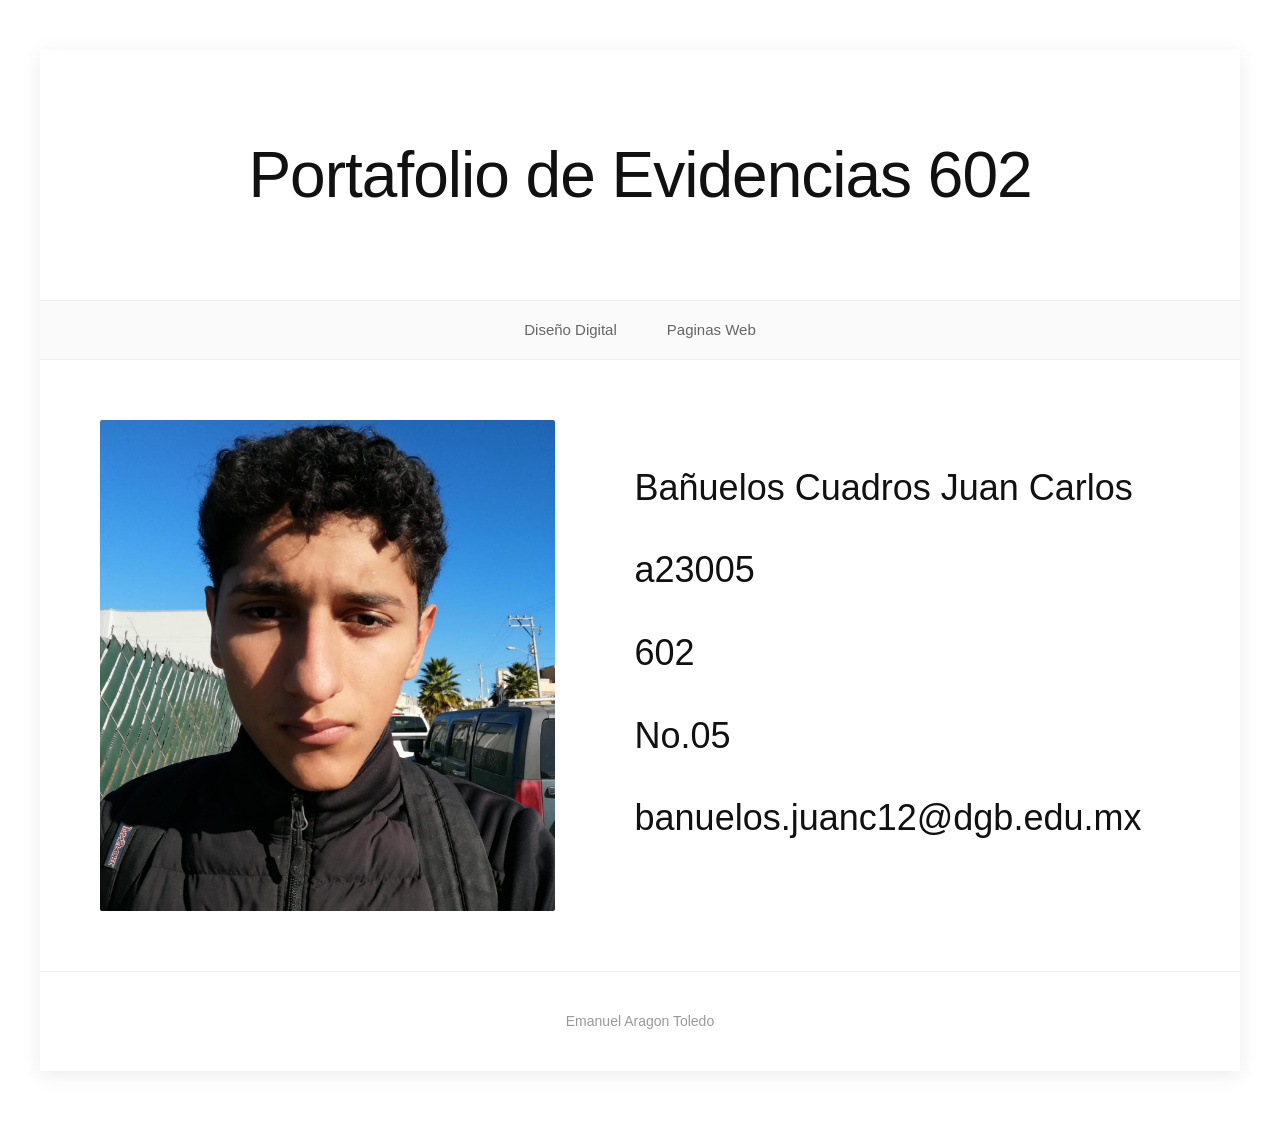
<file: index.html>
<!DOCTYPE html>
<html lang="es">
<head>
    <meta charset="utf-8">
    <meta http-equiv="X-UA-Compatible" content="IE=edge">
    <meta name="viewport" content="width=device-width, initial-scale=1.0">
    <link rel="stylesheet" type="text/css" href="index.css">
    <title>TICS</title>
</head>
<body id="contenedor">
    <header>
        <section id="baner">Portafolio de Evidencias 602</section>
    </header>


    <nav>
        <ul>
            <li><a href="disenodigital/ds.html">Diseño Digital</a></li>
            <li><a href="paginasweb/pw.html">Paginas Web</a></li>
        </ul>
    </nav>


    <main>
        <aside id="izquierda">
            <img src="foto.jpeg" alt="foto">
        </aside>

        <article></article>  
        <aside id="derecha">
            <h2>Bañuelos Cuadros Juan Carlos</h2>
            <h2>a23005</h2>
            <h2>602</h2>
            <h2>No.05</h2>
            <h2>banuelos.juanc12@dgb.edu.mx</h2>
        </aside>
    </main>

    <footer> Emanuel Aragon Toledo </footer>


</body>
</html>
</file>
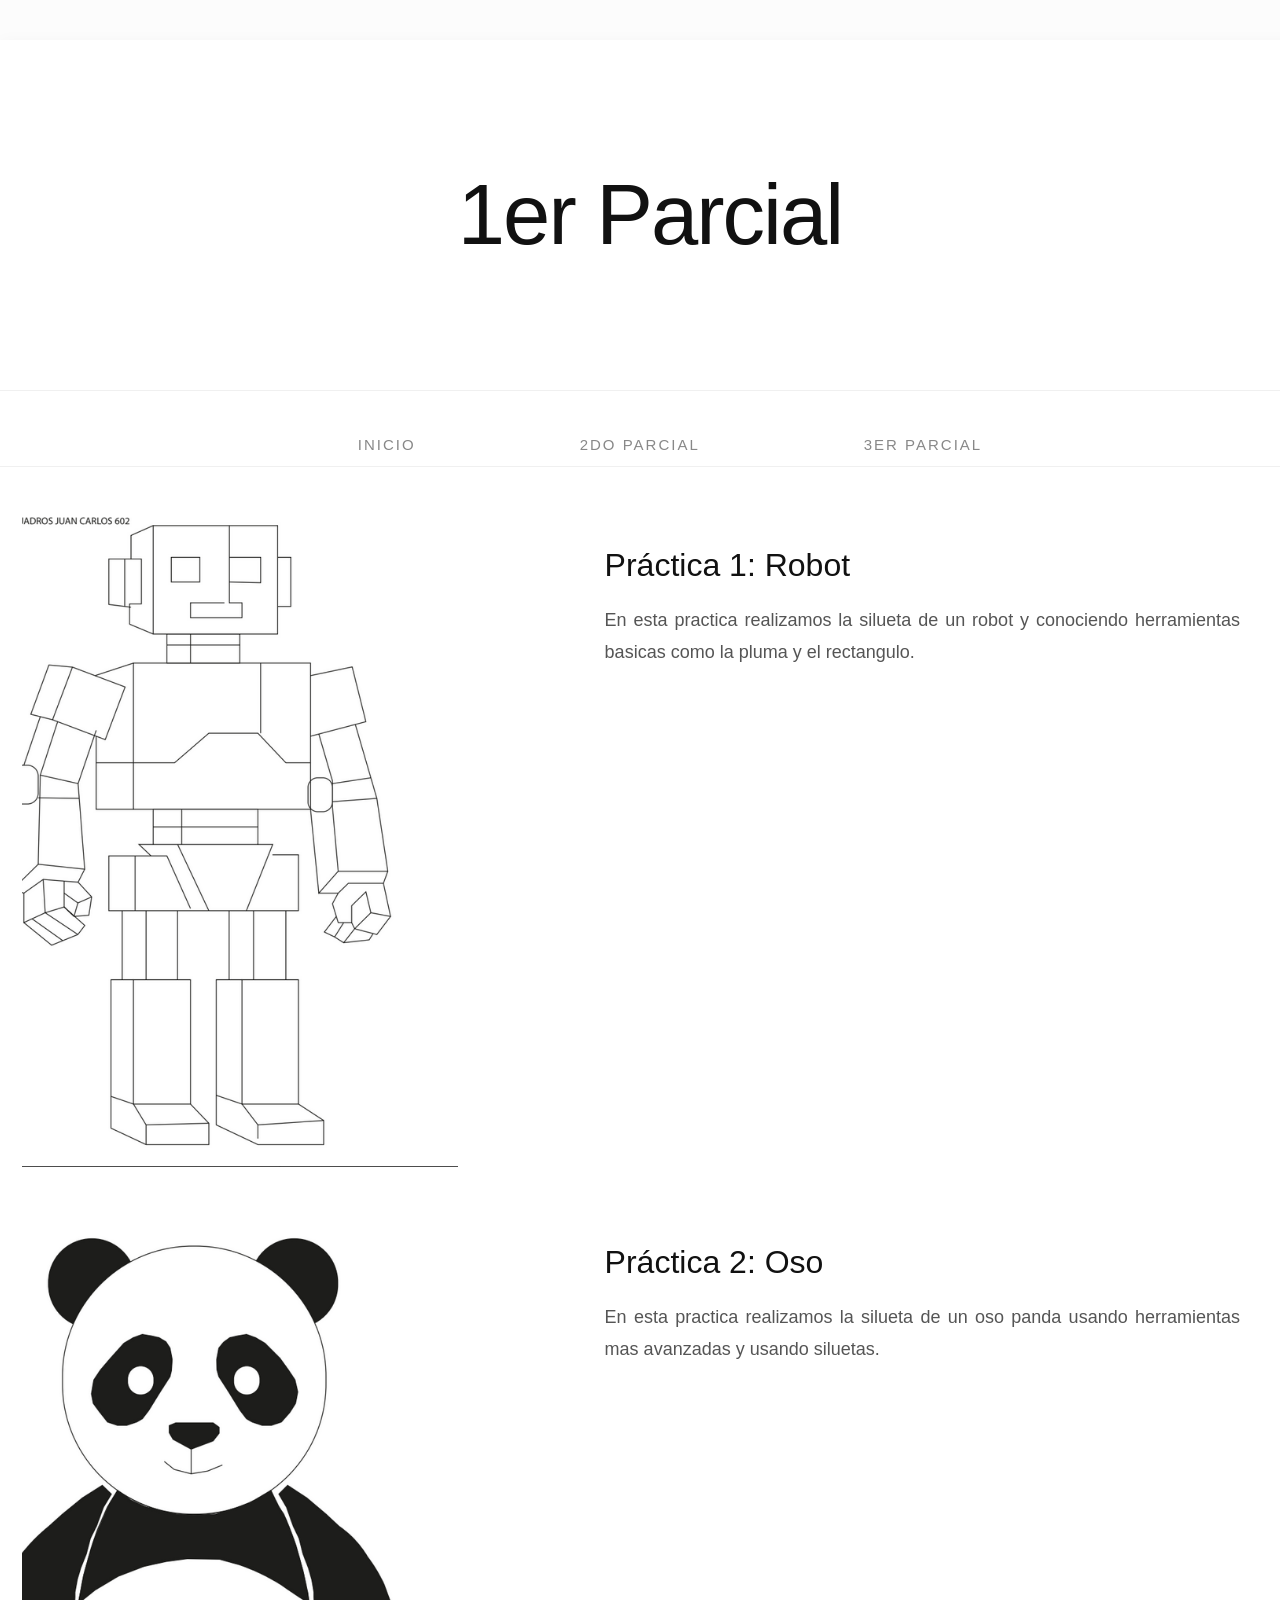
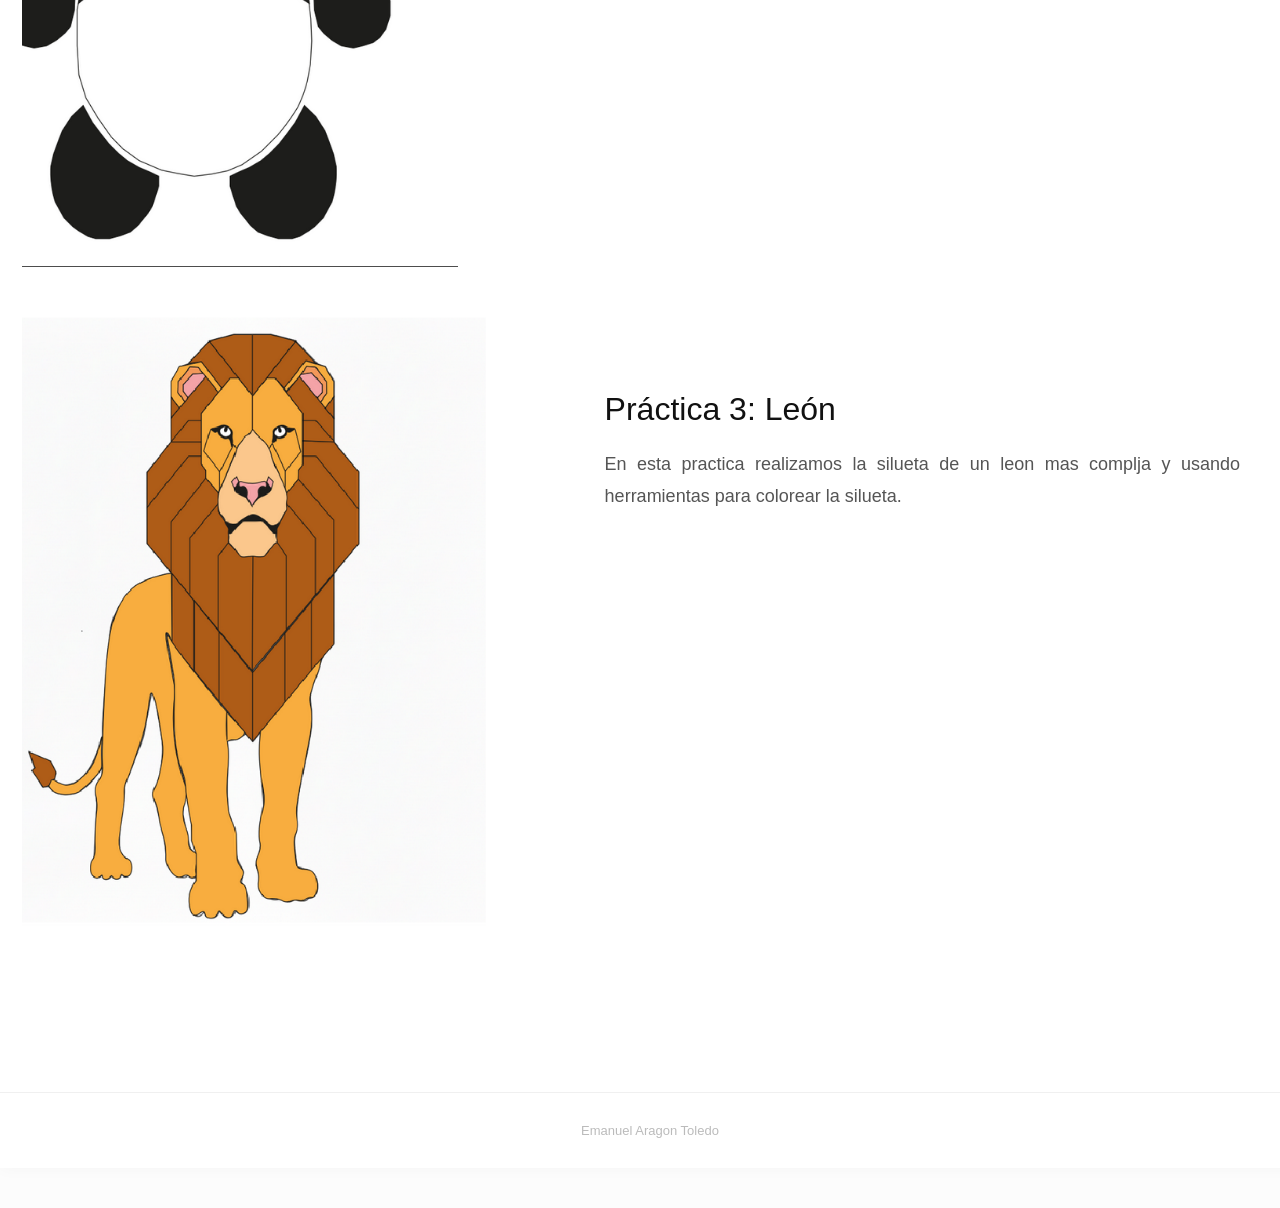
<file: disenodigital/dd1.html>
<!DOCTYPE html>
<html lang="es">
<head>
    <meta charset="utf-8">
    <meta http-equiv="X-UA-Compatible" content="IE=edge">
    <meta name="viewport" content="width=device-width, initial-scale=1.0">
    <link rel="stylesheet" type="text/css" href="dd1.css">
    <title>TICS</title>
</head>
<body id="contenedor">
    <header>
        <section id="baner"> 1er Parcial</section>
    </header>


    <nav>
        <ul>
           <li><a href="../index.html">Inicio</a></li>
            <li><a href="dd2.html">2do Parcial</a></li>
            <li><a href="dd3.html">3er Parcial</a></li>
        </ul>
        </ul>
    </nav>


    <main>
        <aside id="izquierda">
            <a href="">
                <img src="ddt1.png" alt="">
            </a>
            <img src="ddt2.png" alt="">
            <img src="ddt3.png" alt="">
        </aside>
        <article></article>  
        <aside id="derecha">
            <h2>Práctica 1: Robot</h2>
            <p>
                En esta practica realizamos la silueta de un robot y conociendo herramientas basicas como la pluma y el rectangulo.
            </p>
         <div class="bloque2">
            <h2>Práctica 2: Oso</h2>
            <p>
                En esta practica realizamos la silueta de un oso panda usando herramientas mas avanzadas y usando siluetas.
            </p>
         </div>
         <div class="bloque3">
            <h2>Práctica 3: León</h2>
            <p>
                En esta practica realizamos la silueta de un leon mas complja y usando herramientas para colorear la silueta.
            </p>
         </div>
        </aside>
    </main>


    <footer> Emanuel Aragon Toledo </footer>


</body>
</html>
</file>
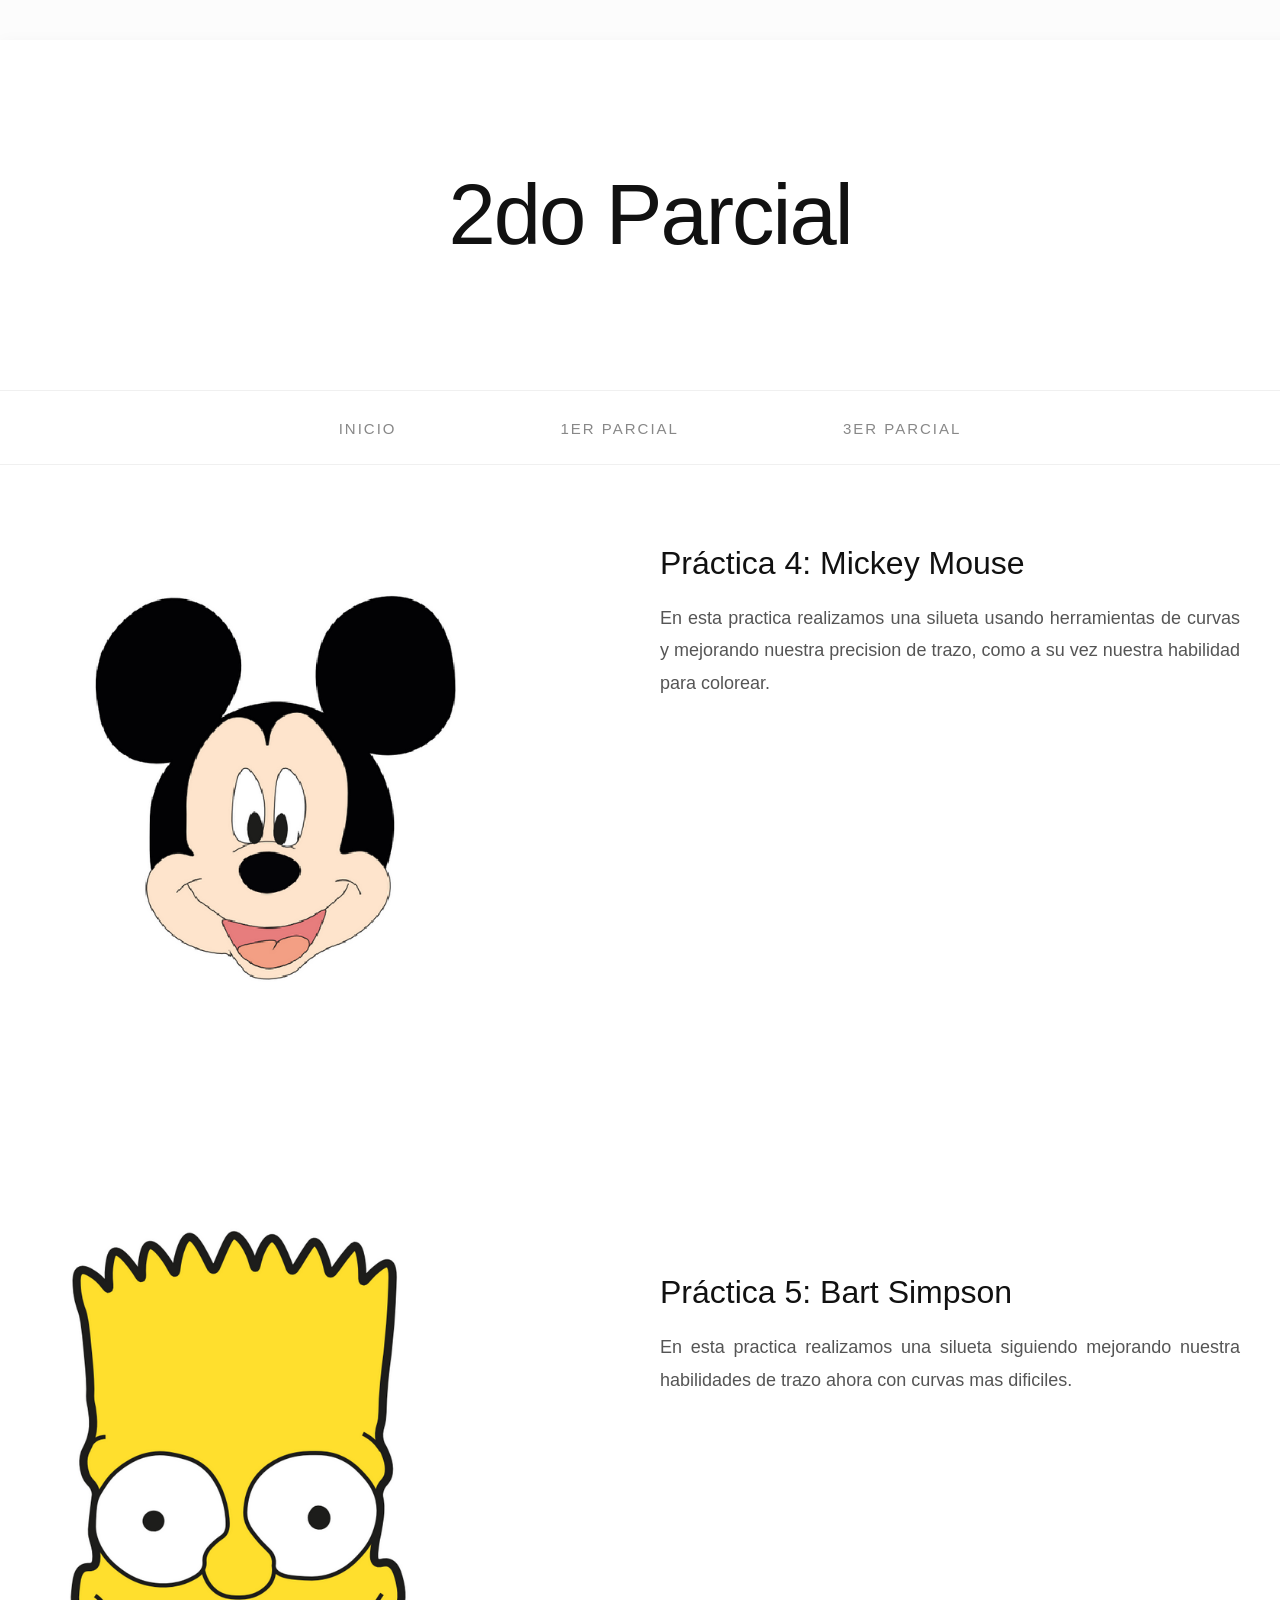
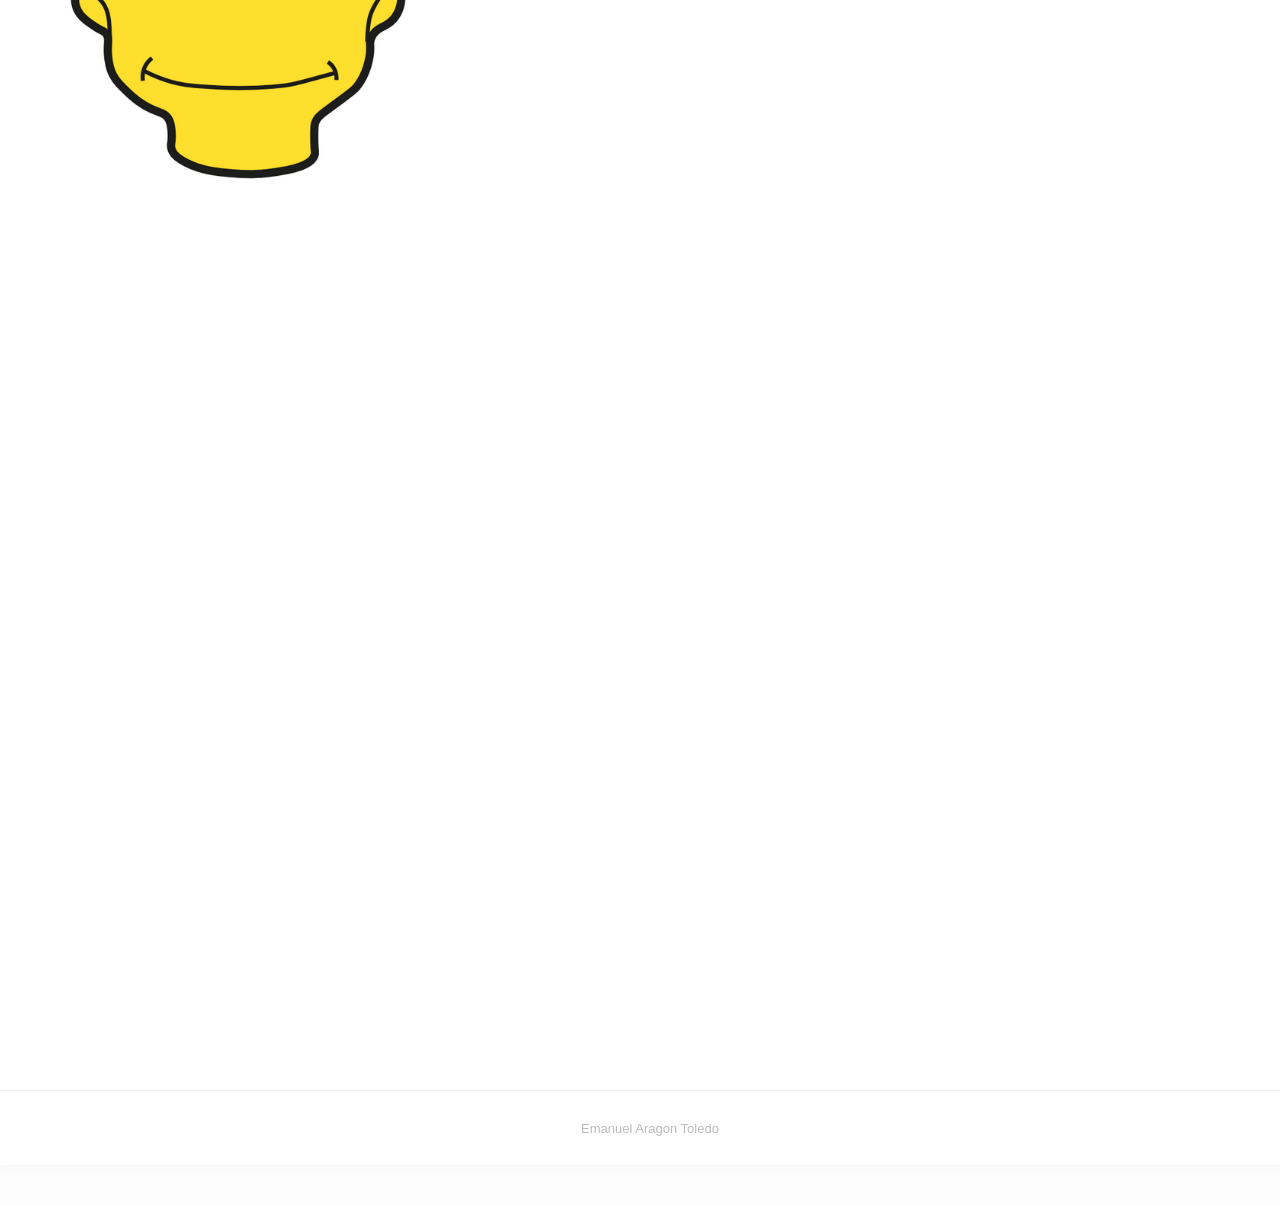
<file: disenodigital/dd2.html>
<!DOCTYPE html>
<html lang="es">
<head>
    <meta charset="utf-8">
    <meta http-equiv="X-UA-Compatible" content="IE=edge">
    <meta name="viewport" content="width=device-width, initial-scale=1.0">
    <link rel="stylesheet" type="text/css" href="dd2.css">
    <title>TICS</title>
</head>
<body id="contenedor">
    <header>
        <section id="baner">2do Parcial</section>
    </header>


    <nav>
        <ul>
           <li><a href="../index.html">Inicio</a></li>
            <li><a href="dd1.html">1er Parcial</a></li>
            <li><a href="dd3.html">3er Parcial</a></li>
        </ul>
        </ul>
    </nav>


    <main>
        <aside id="izquierda">
            <a href="">
                <img src="ddt4.png" alt="">
            </a>
            <img src="ddt5.png" alt="">
        </aside>
        <article></article>  
        <aside id="derecha">
            <h2>Práctica 4: Mickey Mouse</h2>
            <p>
                En esta practica realizamos una silueta usando herramientas de curvas y mejorando nuestra precision de trazo, como a su vez nuestra habilidad para colorear.
            </p>
         <div class="bloque2">
            <h2>Práctica 5: Bart Simpson</h2>
            <p>
                En esta practica realizamos una silueta siguiendo mejorando nuestra habilidades de trazo ahora con curvas mas dificiles.
            </p>
         </div>
        </aside>
    </main>


    <footer> Emanuel Aragon Toledo </footer>


</body>
</html>
</file>
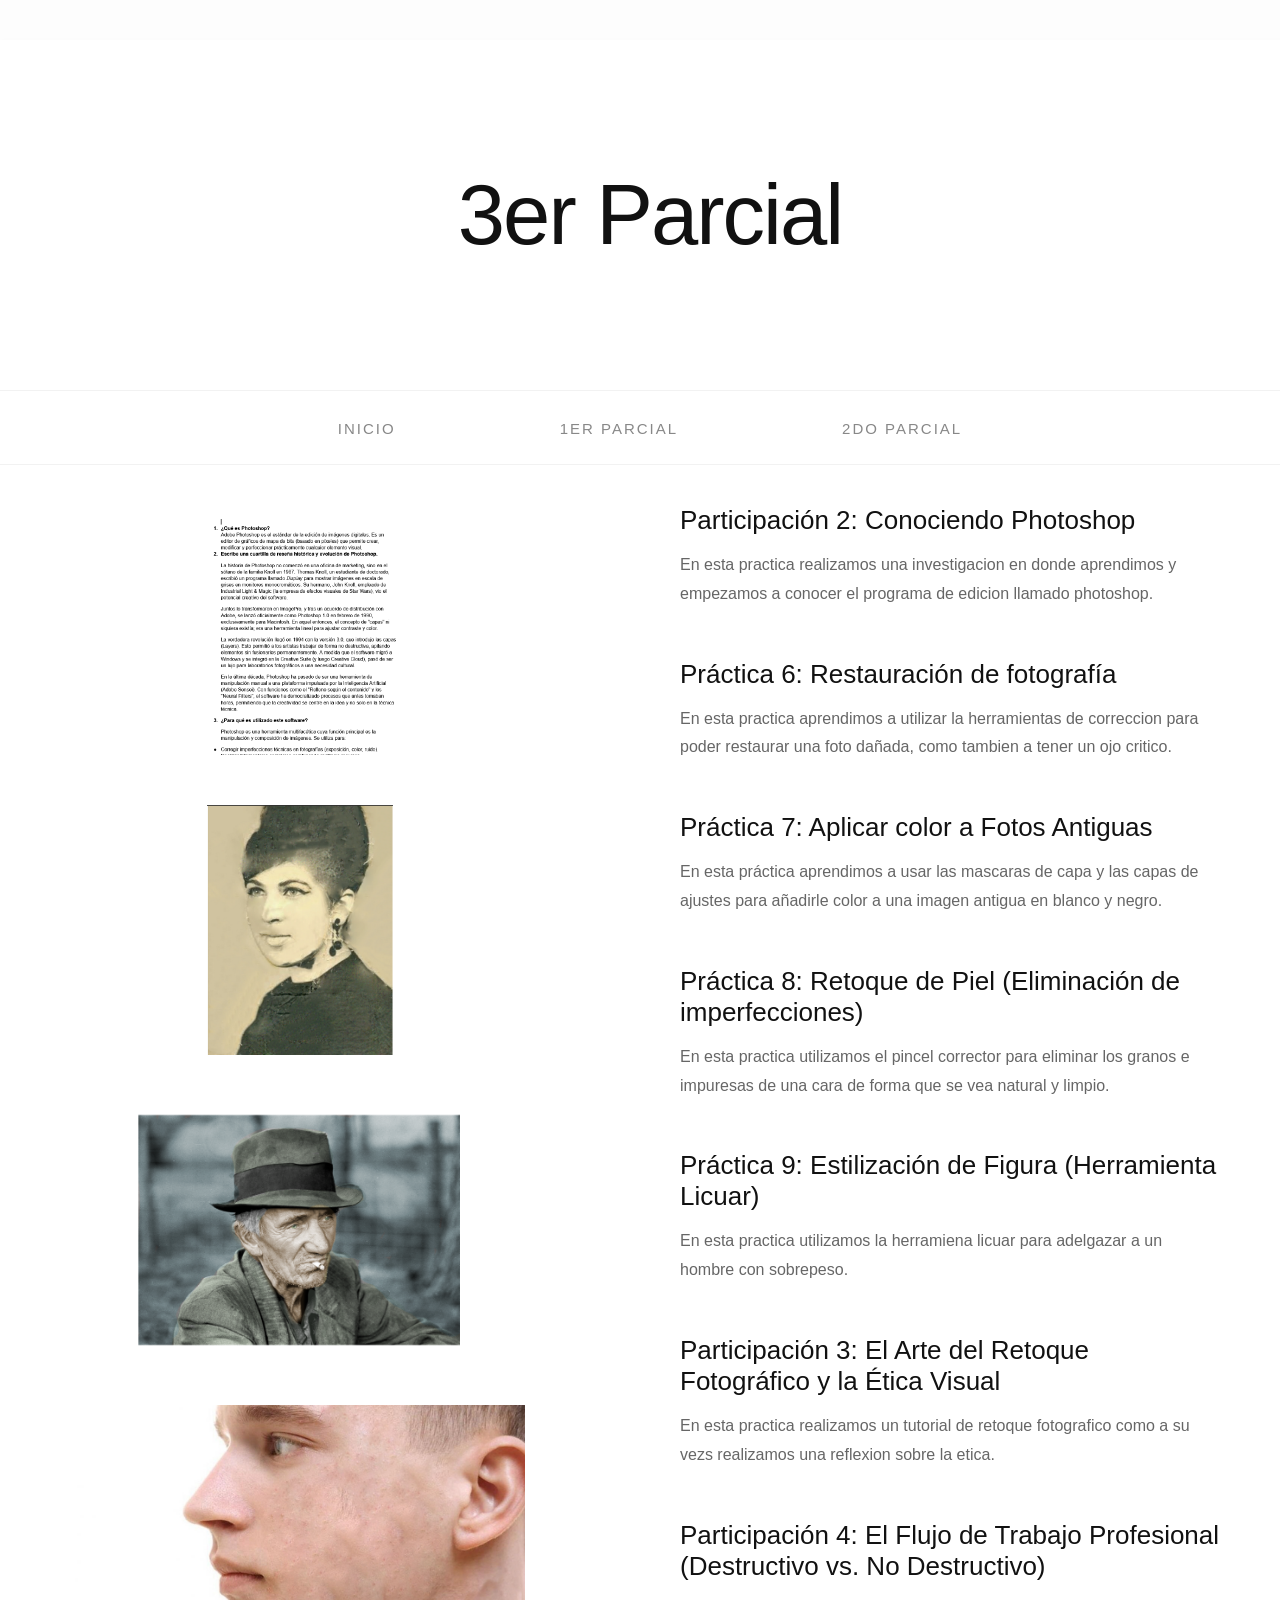
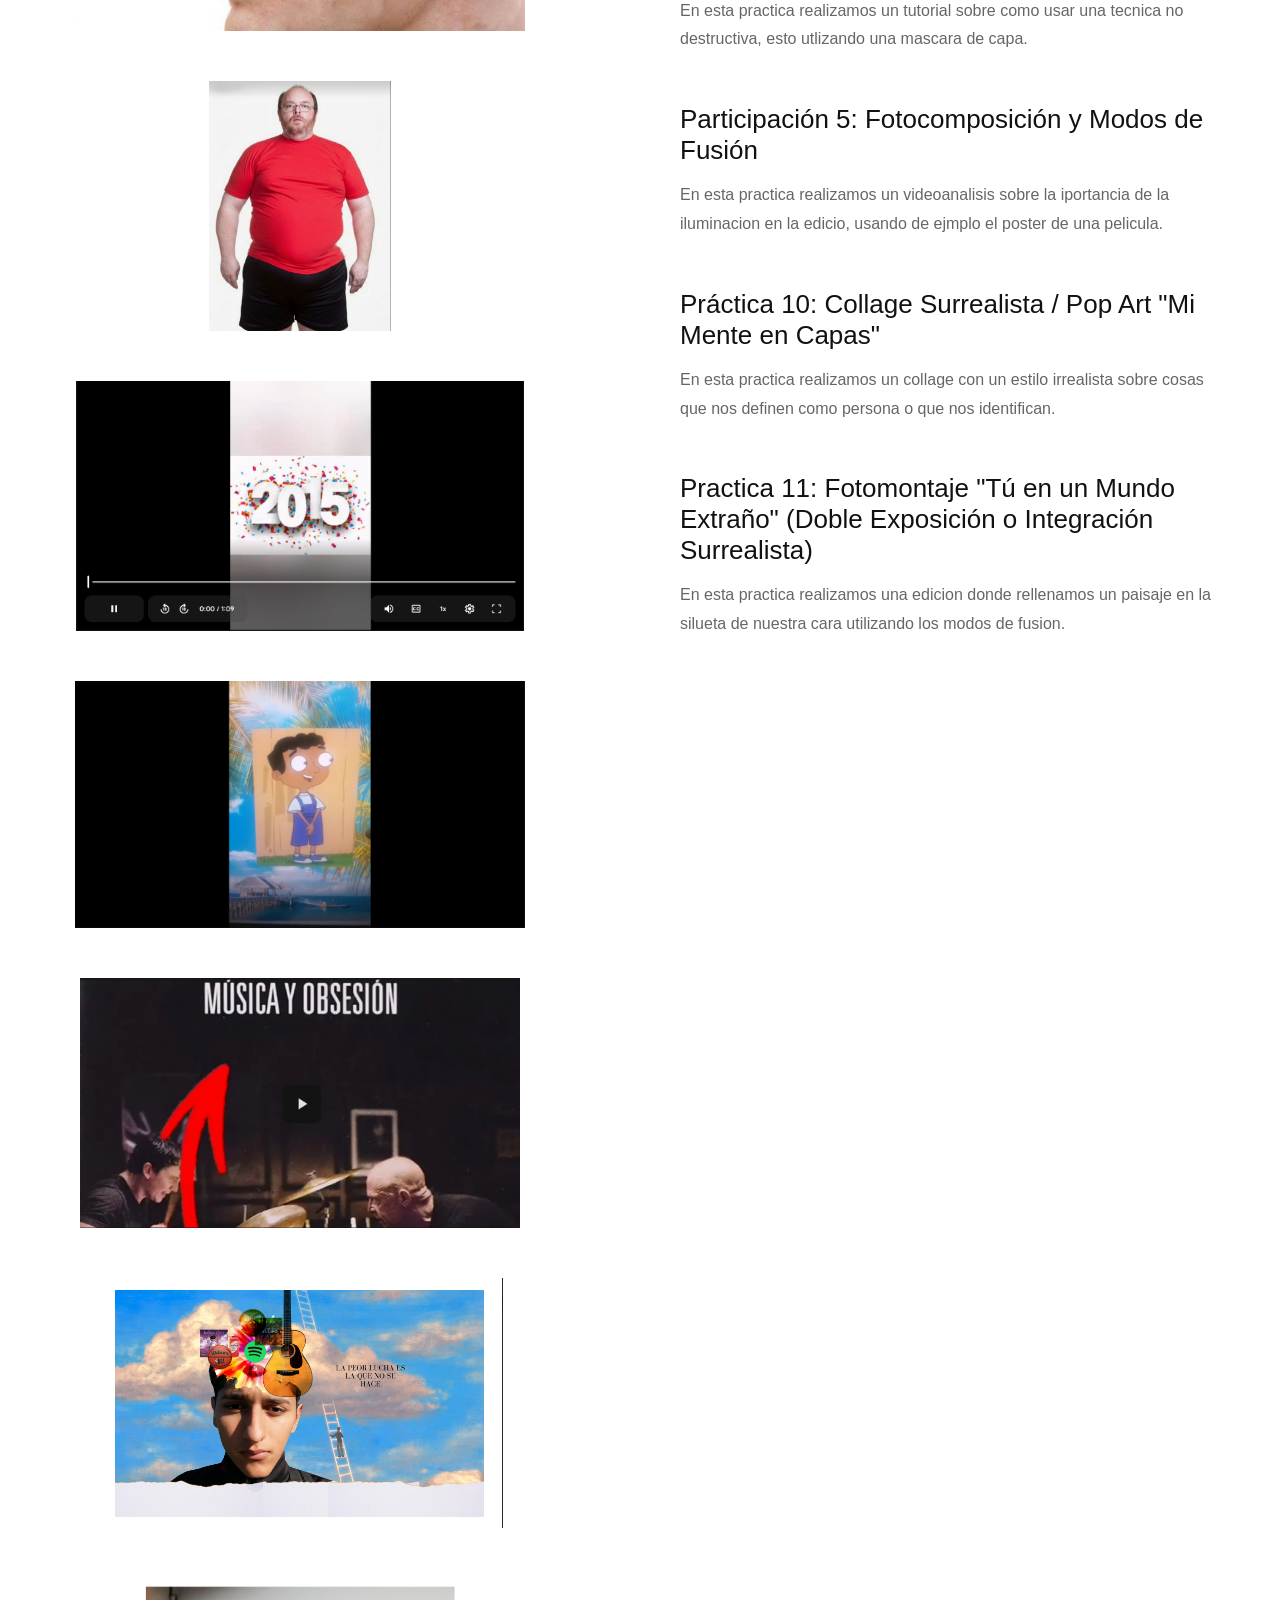
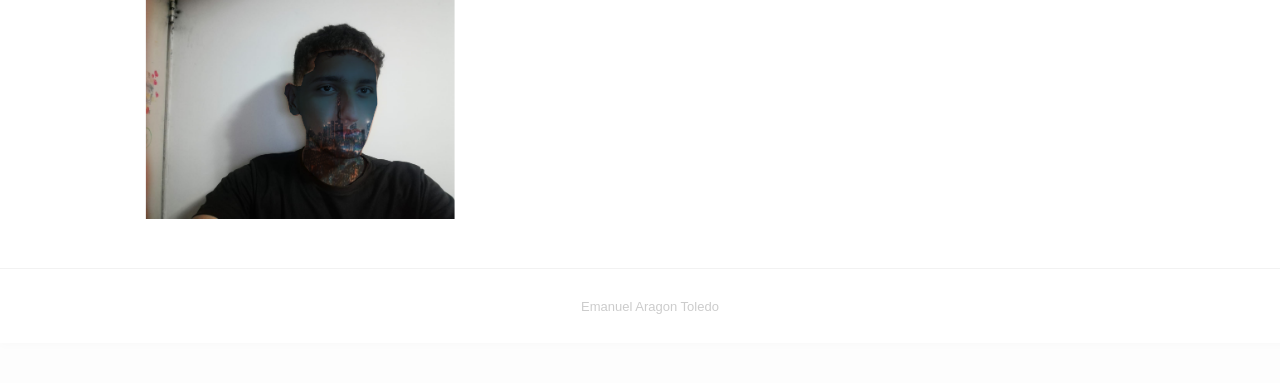
<file: disenodigital/dd3.html>
<!DOCTYPE html>
<html lang="es">
<head>
    <meta charset="utf-8">
    <meta http-equiv="X-UA-Compatible" content="IE=edge">
    <meta name="viewport" content="width=device-width, initial-scale=1.0">
    <link rel="stylesheet" type="text/css" href="dd3.css">
    <title>TICS</title>
</head>
<body id="contenedor">
    <header>
        <section id="baner">3er Parcial</section>
    </header>

    <nav>
        <ul>
            <li><a href="../index.html">Inicio</a></li>
            <li><a href="dd1.html">1er Parcial</a></li>
            <li><a href="dd2.html">2do Parcial</a></li>
        </ul>
    </nav>

    <main>
        <aside id="izquierda">
            <a href=""><img src="ddt6.png" alt=></a>
            <a href=""><img src="ddt7.png" alt=></a>
            <a href=""><img src="ddt8.png" alt=></a>
            <a href=""><img src="ddt9.png" alt=></a>
            <a href=""><img src="ddt10.png" alt=></a>
            <a href=""><img src="ddt11.png" alt=></a>
            <a href=""><img src="ddt12.png" alt=></a>
            <a href=""><img src="ddt13.png" alt=></a>
            <a href=""><img src="ddt14.png" alt=></a>
            <a href=""><img src="ddt15.png" alt=></a>
        </aside>
        
        <article></article>  
        
        <aside id="derecha">
            <div class="bloque1">
                <h2>Participación 2: Conociendo Photoshop</h2>
                <p>En esta practica realizamos una investigacion en donde aprendimos y empezamos a conocer el programa de edicion llamado photoshop.</p>
            </div>
            <div class="bloque2">
                <h2>Práctica 6: Restauración de fotografía</h2>
                <p>En esta practica aprendimos a utilizar la herramientas de correccion para poder restaurar una foto dañada, como tambien a tener un ojo critico.</p>
            </div>
            <div class="bloque3">
                <h2>Práctica 7: Aplicar color a Fotos Antiguas</h2>
                <p>En esta práctica aprendimos a usar las mascaras de capa y las capas de ajustes para añadirle color a una imagen antigua en blanco y negro.</p>
            </div>
            <div class="bloque4">
                <h2>Práctica 8: Retoque de Piel (Eliminación de imperfecciones)
</h2>
                <p>En esta practica utilizamos el pincel corrector para eliminar los granos e impuresas de una cara de forma que se vea natural y limpio.</p>
            </div>
            <div class="bloque5">
                <h2>Práctica 9: Estilización de Figura (Herramienta Licuar)</h2>
                <p>En esta practica utilizamos la herramiena licuar para adelgazar a un hombre con sobrepeso.</p>
            </div>
            <div class="bloque6">
                <h2>Participación 3: El Arte del Retoque Fotográfico y la Ética Visual</h2>
                <p>En esta practica realizamos un tutorial de retoque fotografico como a su vezs realizamos una reflexion sobre la etica.</p>
            </div>
            <div class="bloque7">
                <h2>Participación 4: El Flujo de Trabajo Profesional (Destructivo vs. No Destructivo)</h2>
                <p>En esta practica realizamos un tutorial sobre como usar una tecnica no destructiva, esto utlizando una mascara de capa.</p>
            </div>
            <div class="bloque8">
                <h2>Participación 5: Fotocomposición y Modos de Fusión</h2>
                <p>En esta practica realizamos un videoanalisis sobre la iportancia de la iluminacion en la edicio, usando de ejmplo el poster de una pelicula.</p>
            </div>
            <div class="bloque9">
                <h2>Práctica 10: Collage Surrealista / Pop Art "Mi Mente en Capas"</h2>
                <p>En esta practica realizamos un collage con un estilo irrealista sobre cosas que nos definen como persona o que nos identifican.</p>
            </div>
            <div class="bloque10">
                <h2>Practica 11: Fotomontaje "Tú en un Mundo Extraño" (Doble Exposición o Integración Surrealista)</h2>
                <p>En esta practica realizamos una edicion donde rellenamos un paisaje en la silueta de nuestra cara utilizando los modos de fusion.</p>
            </div>
        </aside>
    </main>

    <footer> Emanuel Aragon Toledo </footer>
</body>
</html>
</file>
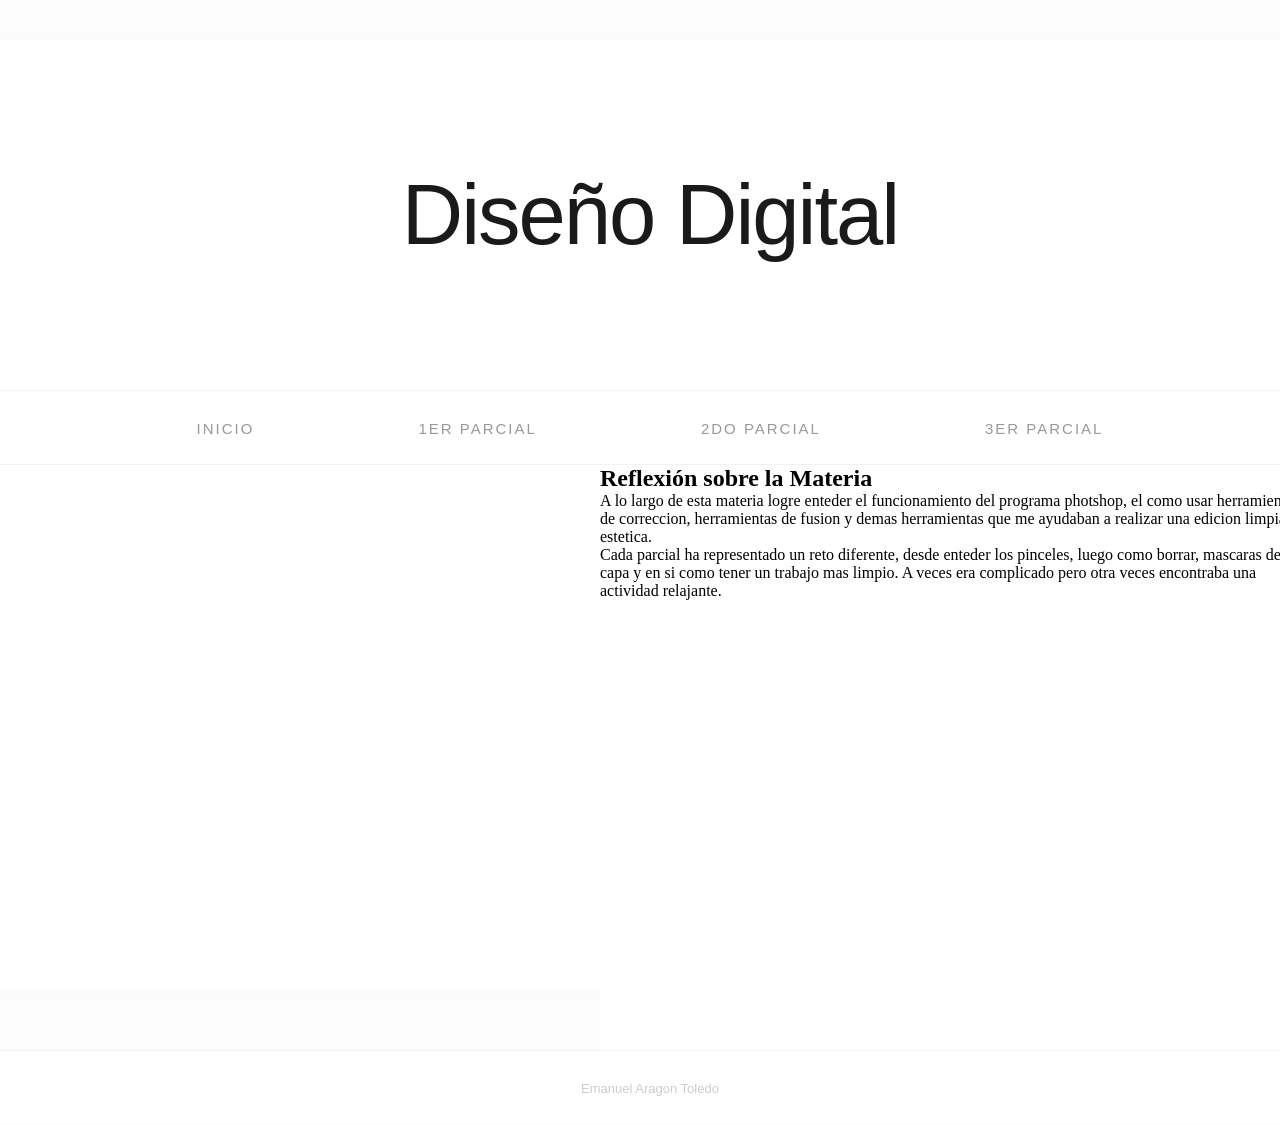
<file: disenodigital/ds.html>
<!DOCTYPE html>
<html lang="es">
<head>
    <meta charset="utf-8">
    <meta http-equiv="X-UA-Compatible" content="IE=edge">
    <meta name="viewport" content="width=device-width, initial-scale=1.0">
    <link rel="stylesheet" type="text/css" href="ds.css">
    <title>TICS</title>
</head>
<body id="contenedor">
    <header>
        <section id="baner">Diseño Digital</section>
    </header>


    <nav>
        <ul>
            <li><a href="../index.html">Inicio</a></li>
            <li><a href="dd1.html">1er Parcial</a></li>
            <li><a href="dd2.html">2do Parcial</a></li>
            <li><a href="dd3.html">3er Parcial</a></li>
        </ul>
    </nav>


    <main>
        <aside id="izquierda"></aside>
        <article>
            <h2>Reflexión sobre la Materia</h2>
            <p>
                A lo largo de esta materia logre enteder el funcionamiento del programa photshop, el como usar herramientas de correccion, herramientas de fusion y demas herramientas que me ayudaban a realizar una edicion limpia y estetica.
            </p>
            <p>
                Cada parcial ha representado un reto diferente, desde enteder los pinceles, luego como borrar, mascaras de capa y en si como tener un trabajo mas limpio. A veces era complicado pero otra veces encontraba una actividad relajante.
            </p>
        </article>  
        <aside id="derecha"></aside>
    </main>


    <footer> Emanuel Aragon Toledo </footer>


</body>
</html>
</file>
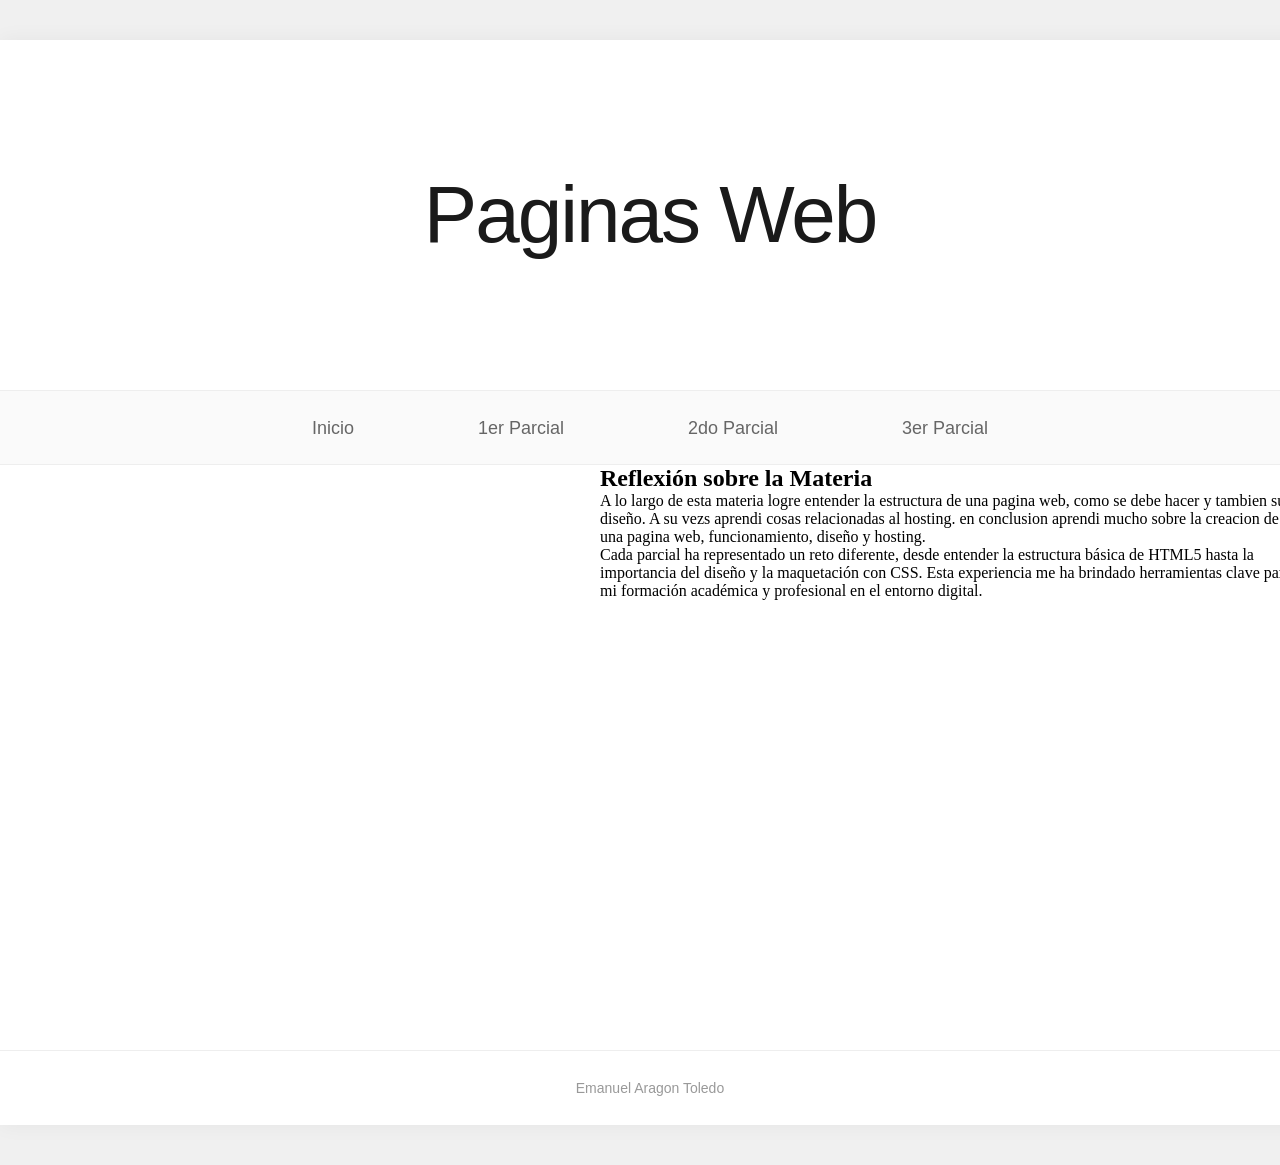
<file: paginasweb/pw.html>
<!DOCTYPE html>
<html lang="es">
<head>
    <meta charset="utf-8">
    <meta http-equiv="X-UA-Compatible" content="IE=edge">
    <meta name="viewport" content="width=device-width, initial-scale=1.0">
    <link rel="stylesheet" type="text/css" href="pw.css">
    <title>TICS</title>
</head>
<body id="contenedor">
    <header>
        <section id="baner">Paginas Web</section>
    </header>

    <nav>
        <ul>
            <li><a href="../index.html">Inicio</a></li>
            <li><a href="pw1.html">1er Parcial</a></li>
            <li><a href="pw2.html">2do Parcial</a></li>
            <li><a href="pw3.html">3er Parcial</a></li>
        </ul>
    </nav>

    <main>
        <aside id="izquierda"></aside>
        
        <article>
            <h2>Reflexión sobre la Materia</h2>
            <p>
                A lo largo de esta materia logre entender la estructura de una pagina web, como se debe hacer y tambien su diseño. A su vezs aprendi cosas relacionadas al hosting. en conclusion aprendi mucho sobre la creacion de una pagina web, funcionamiento, diseño y hosting.
            </p>
            <p>
                Cada parcial ha representado un reto diferente, desde entender la estructura básica de HTML5 hasta la importancia del diseño y la maquetación con CSS. Esta experiencia me ha brindado herramientas clave para mi formación académica y profesional en el entorno digital.
            </p>
        </article>  
        
        <aside id="derecha"></aside>
    </main>

    <footer> Emanuel Aragon Toledo </footer>

</body>
</html>
</file>
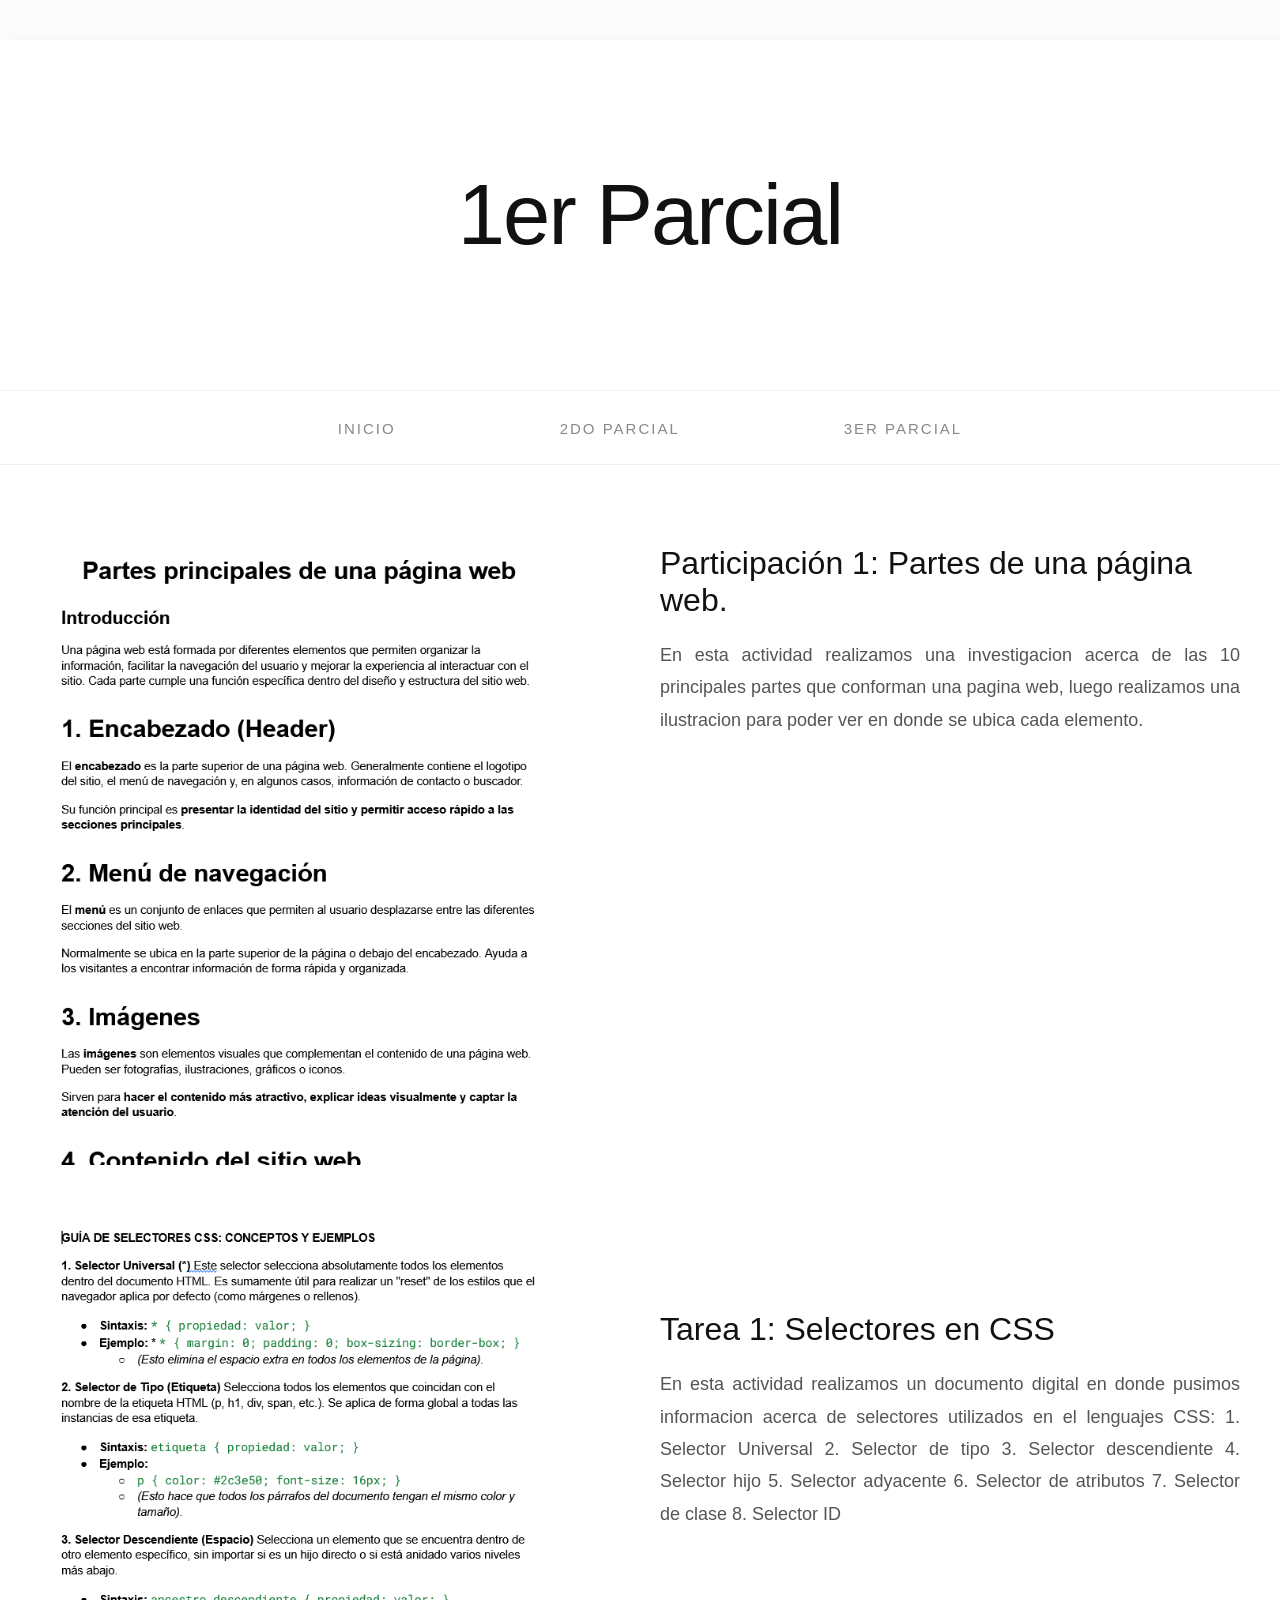
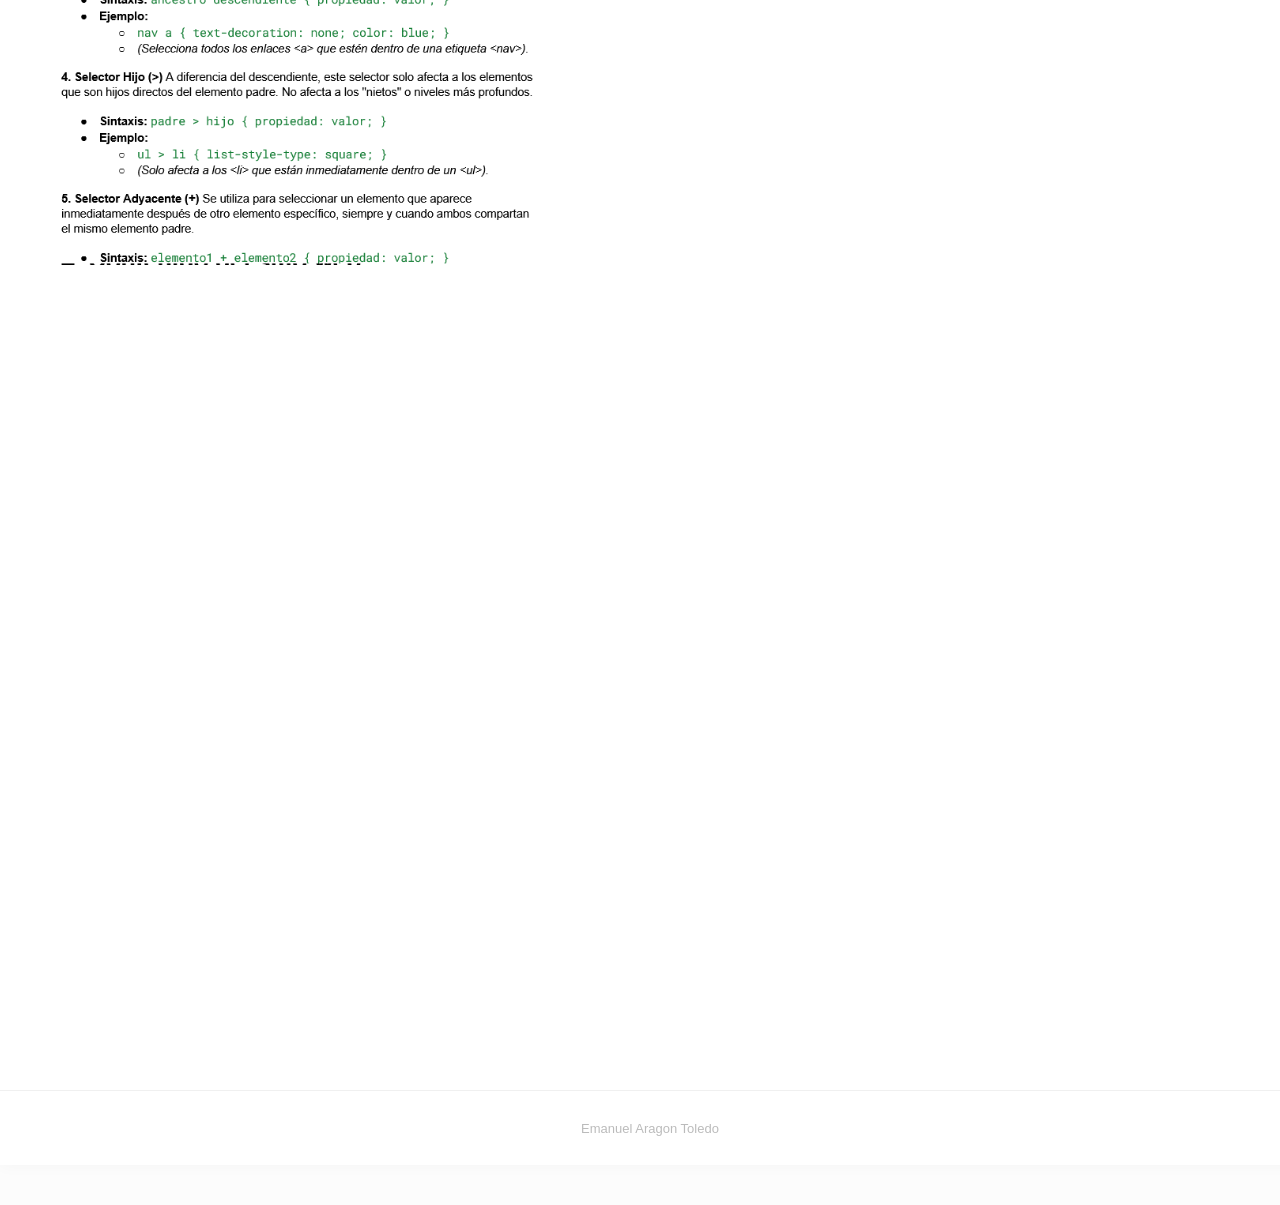
<file: paginasweb/pw1.html>
<!DOCTYPE html>
<html lang="es">
<head>
    <meta charset="utf-8">
    <meta http-equiv="X-UA-Compatible" content="IE=edge">
    <meta name="viewport" content="width=device-width, initial-scale=1.0">
    <link rel="stylesheet" type="text/css" href="pw1.css">
    <title>TICS</title>
</head>
<body id="contenedor">
    <header>
        <section id="baner">1er Parcial</section>
    </header>


    <nav>
        <ul>
           <li><a href="../index.html">Inicio</a></li>
            <li><a href="pw2.html">2do Parcial</a></li>
            <li><a href="pw3.html">3er Parcial</a></li>
        </ul>
        </ul>
    </nav>


    <main>
        <aside id="izquierda">
            <a href="">
                <img src="pwt1.png" alt="">
            </a>
            <img src="pwt2.png" alt="">
        </aside>
        <article></article>  
        <aside id="derecha">
            <h2>Participación 1: Partes de una página web.</h2>
            <p>
                En esta actividad realizamos una investigacion acerca de las 10 principales partes que conforman una pagina web, luego realizamos una ilustracion para poder ver en donde se ubica cada elemento.
            </p>
         <div class="bloque2">
            <h2>Tarea 1: Selectores en CSS</h2>
            <p>
                En esta actividad realizamos un documento digital en donde pusimos informacion acerca de selectores utilizados en el lenguajes CSS:
                1. Selector Universal
                2. Selector de tipo
                3. Selector descendiente
                4. Selector hijo
                5. Selector adyacente
                6. Selector de atributos
                7. Selector de clase
                8. Selector ID
            </p>
         </div>
        </aside>
    </main>


    <footer> Emanuel Aragon Toledo </footer>


</body>
</html>
</file>
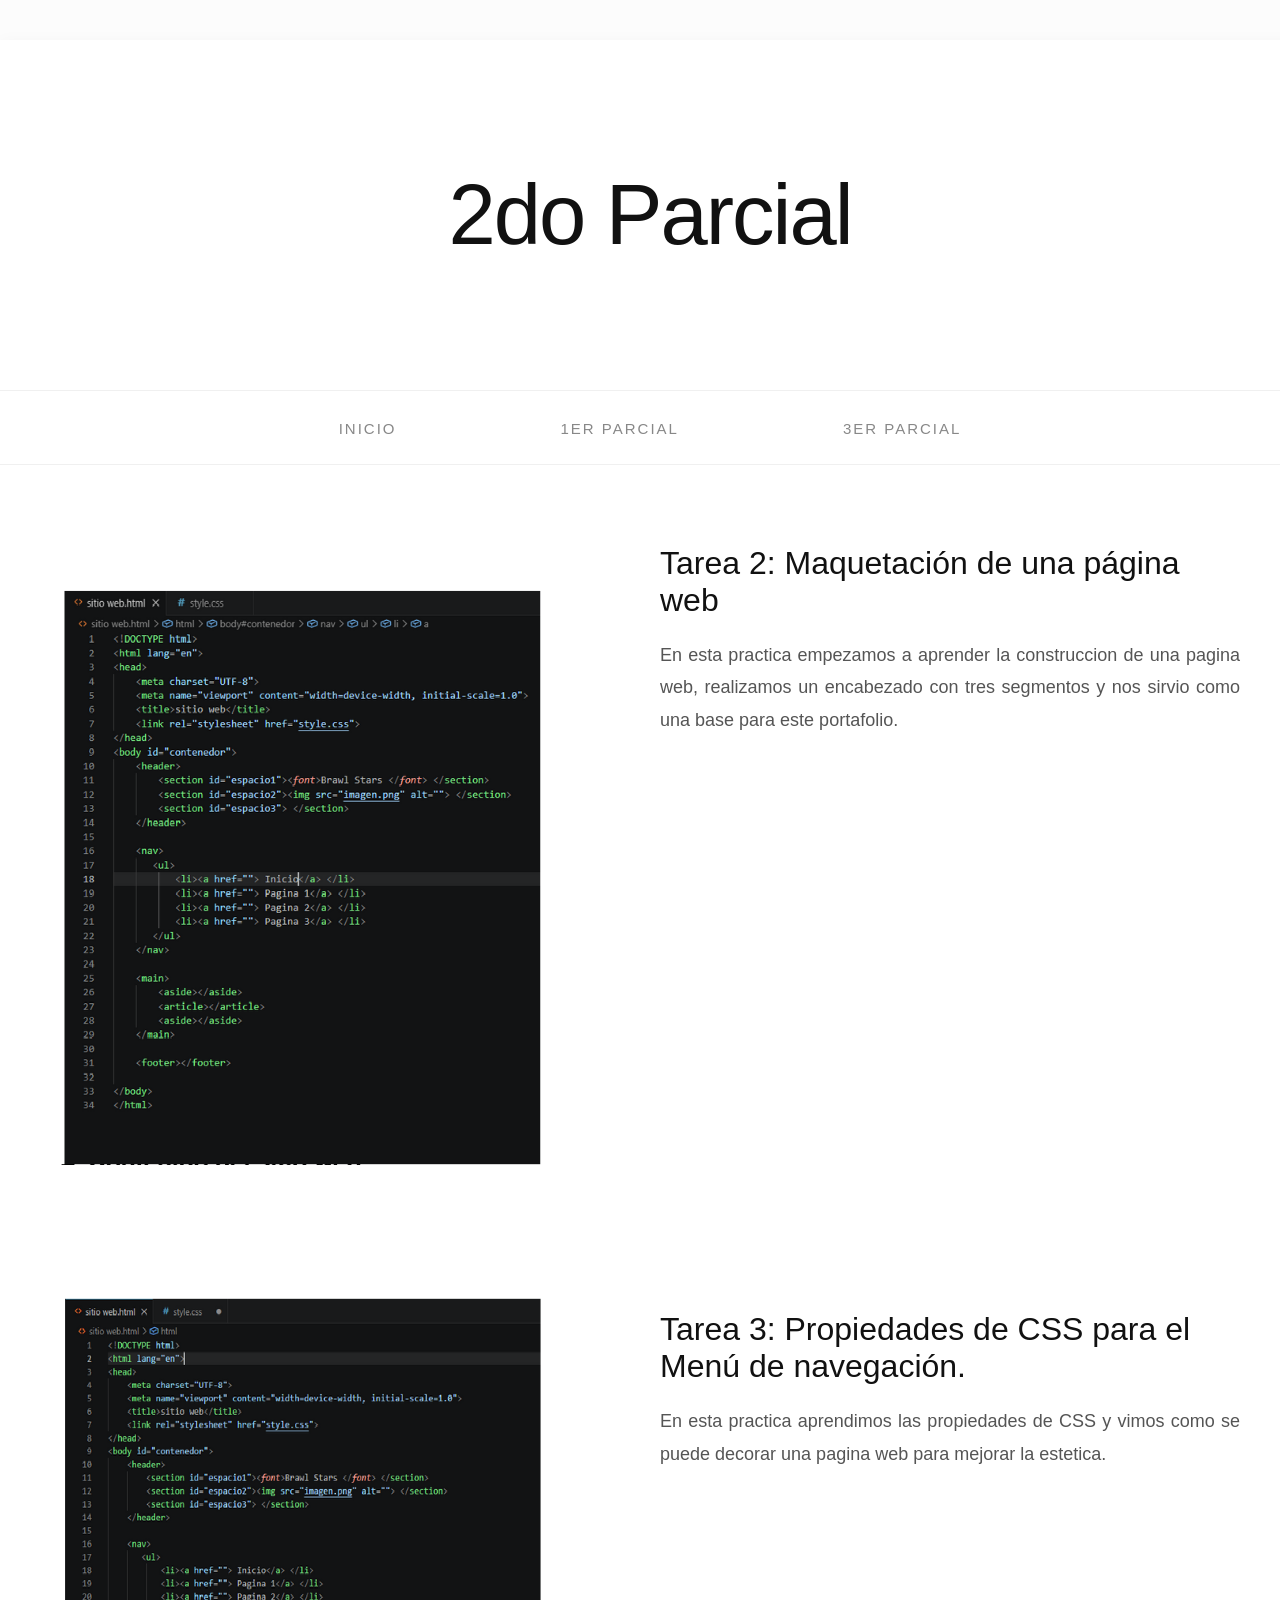
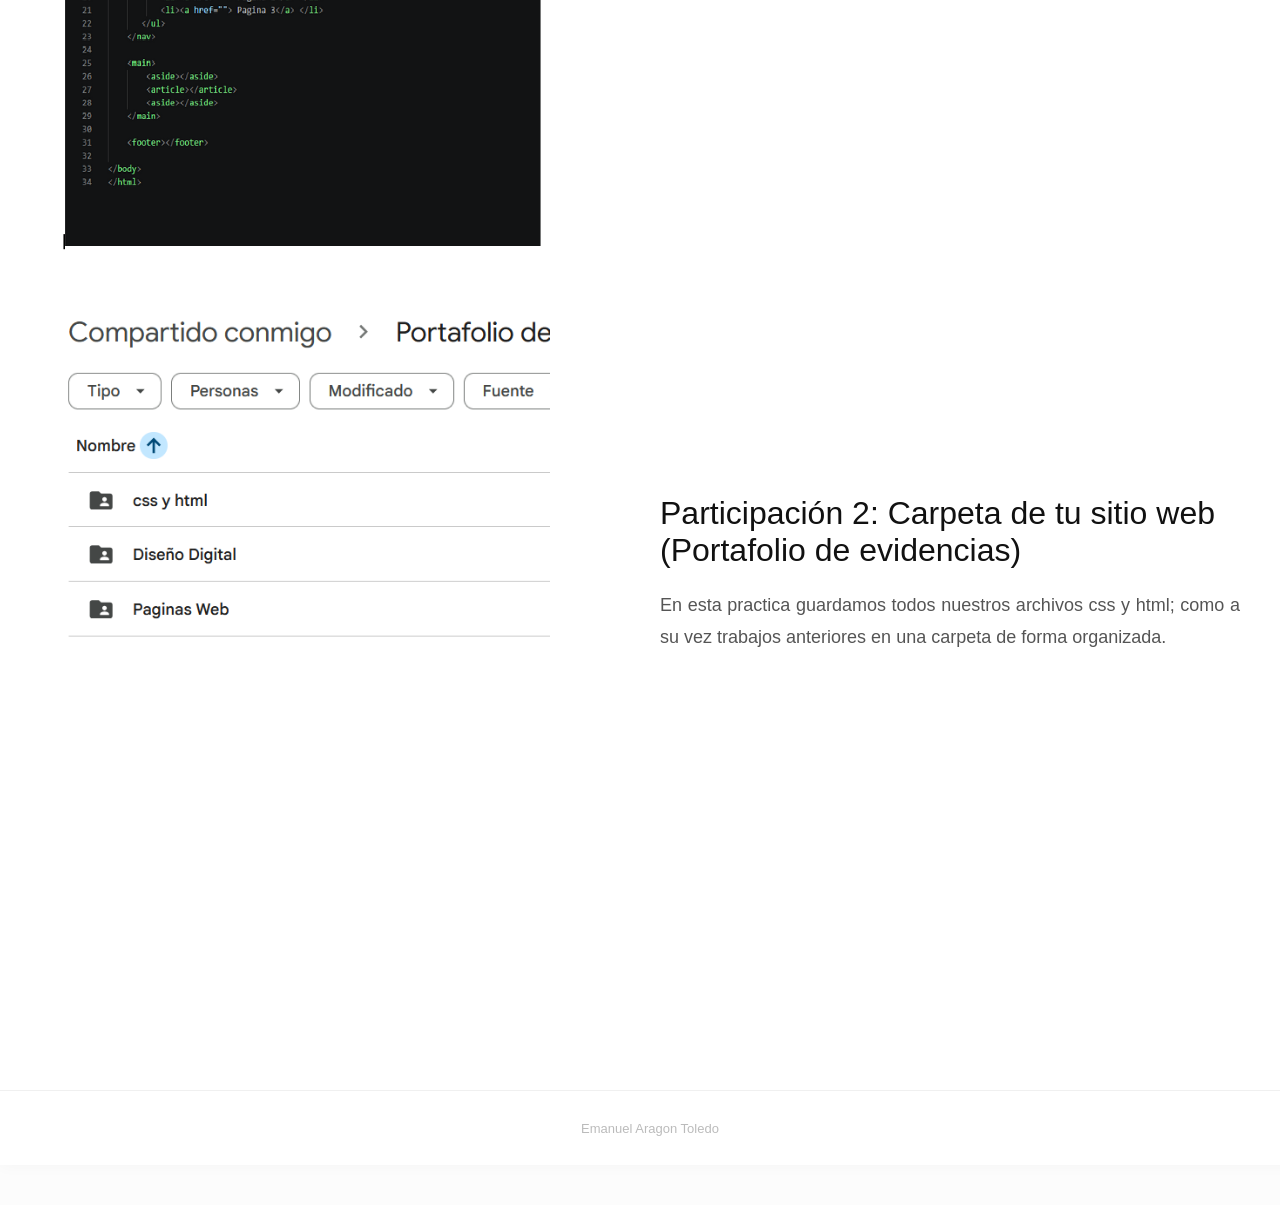
<file: paginasweb/pw2.html>
<!DOCTYPE html>
<html lang="es">
<head>
    <meta charset="utf-8">
    <meta http-equiv="X-UA-Compatible" content="IE=edge">
    <meta name="viewport" content="width=device-width, initial-scale=1.0">
    <link rel="stylesheet" type="text/css" href="pw2.css">
    <title>TICS</title>
</head>
<body id="contenedor">
    <header>
        <section id="baner">2do Parcial</section>
    </header>


    <nav>
        <ul>
           <li><a href="../index.html">Inicio</a></li>
            <li><a href="pw1.html">1er Parcial</a></li>
            <li><a href="pw3.html">3er Parcial</a></li>
        </ul>
        </ul>
    </nav>


    <main>
        <aside id="izquierda">
            <a href="">
                <img src="pwt3.png" alt="">
            </a>
            <a href="">
                <img src="pwt4.png" alt="">
                <img src="pwt5.png" alt="">

            </a>
           
        </aside>
        <article></article>  
        <aside id="derecha">
            <h2>Tarea 2: Maquetación de una página web</h2>
            <p>
                En esta practica empezamos a aprender la construccion de una pagina web, realizamos un encabezado con tres segmentos y nos sirvio como una base para este portafolio.
            </p>
         <div class="bloque2">
            <h2>Tarea 3: Propiedades de CSS para el Menú de navegación.</h2>
            <p>
                En esta practica aprendimos las propiedades de CSS y vimos como se puede decorar una pagina web para mejorar la estetica.
            </p>
         </div>
         <div class="bloque3">
            <h2>Participación 2: Carpeta de tu sitio web (Portafolio de evidencias)</h2>
            <p>
                En esta practica guardamos todos nuestros archivos css y html; como a su vez trabajos anteriores en una carpeta de forma organizada.
            </p>
         </div>
        </aside>
    </main>


    <footer> Emanuel Aragon Toledo </footer>


</body>
</html>
</file>
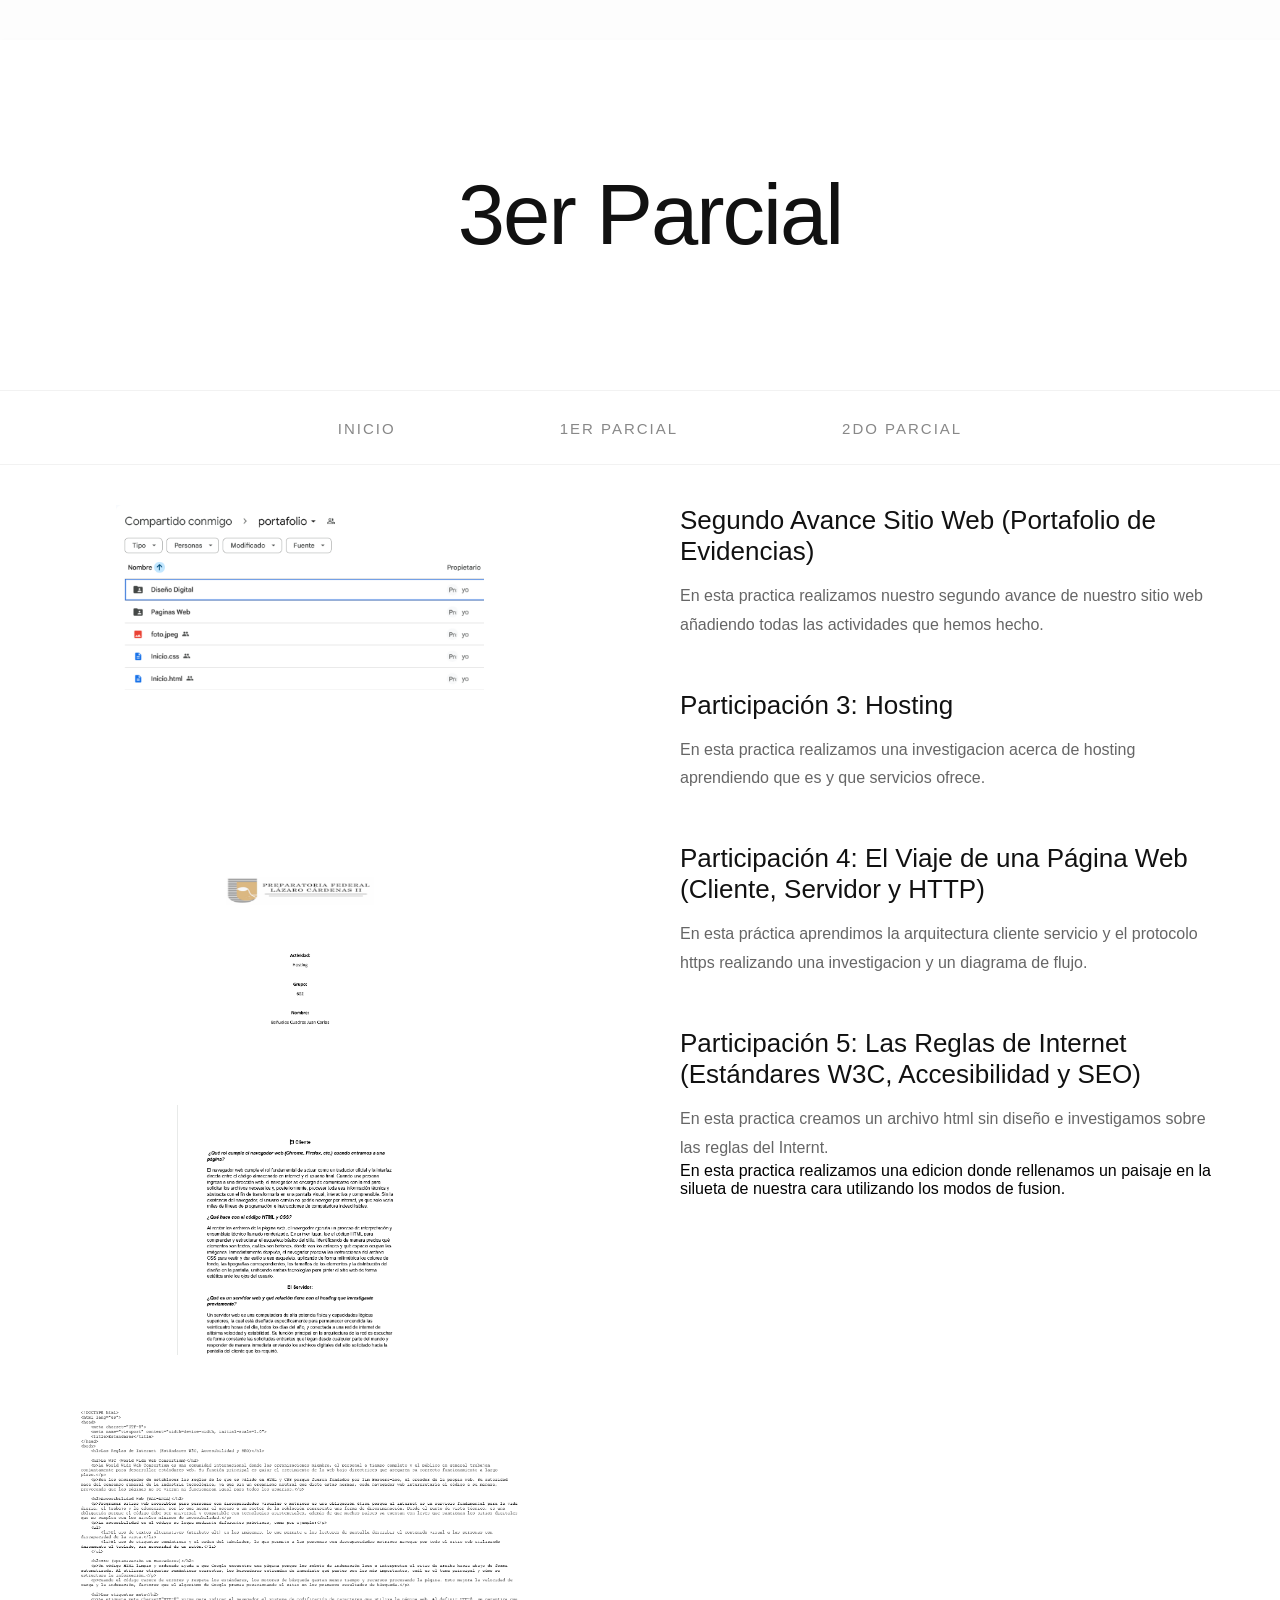
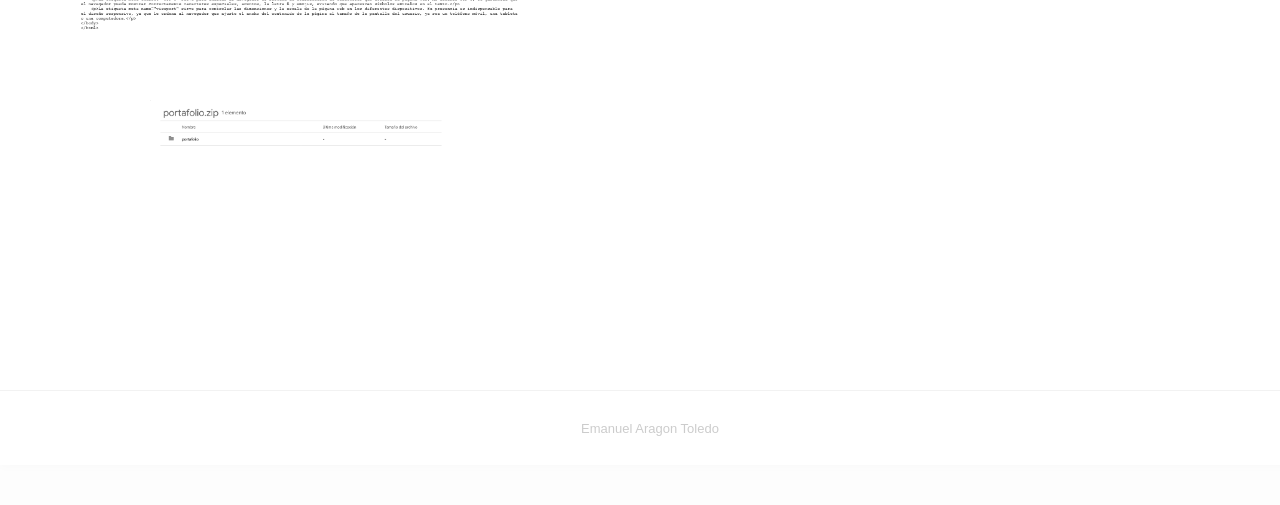
<file: paginasweb/pw3.html>
<!DOCTYPE html>
<html lang="es">
<head>
    <meta charset="utf-8">
    <meta http-equiv="X-UA-Compatible" content="IE=edge">
    <meta name="viewport" content="width=device-width, initial-scale=1.0">
    <link rel="stylesheet" type="text/css" href="pw3.css">
    <title>TICS</title>
</head>
<body id="contenedor">
    <header>
        <section id="baner">3er Parcial</section>
    </header>

    <nav>
        <ul>
            <li><a href="../index.html">Inicio</a></li>
            <li><a href="pw1.html">1er Parcial</a></li>
            <li><a href="pw2.html">2do Parcial</a></li>
        </ul>
    </nav>

    <main>
        <aside id="izquierda">
            <a href=""><img src="pwt6.png" alt=></a>
            <a href=""><img src="pwt7.png" alt=></a>
            <a href=""><img src="pwt8.png" alt=></a>
            <a href=""><img src="pwt9.png" alt=></a>
            <a href=""><img src="pwt10.png" alt=></a>
            
        
        </aside>
        
        <article></article>  
        
        <aside id="derecha">
            <div class="bloque1">
                <h2>Segundo Avance Sitio Web (Portafolio de Evidencias)</h2>
                <p>En esta practica realizamos nuestro segundo avance de nuestro sitio web añadiendo todas las actividades que hemos hecho.</p>
            </div>
            <div class="bloque2">
                <h2>Participación 3: Hosting
</h2>
                <p>En esta practica realizamos una investigacion acerca de hosting aprendiendo que es y que servicios ofrece.</p>
            </div>
            <div class="bloque3">
                <h2>Participación 4: El Viaje de una Página Web (Cliente, Servidor y HTTP)</h2>
                <p>En esta práctica aprendimos la arquitectura cliente servicio y el protocolo https realizando una investigacion y un diagrama de flujo.</p>
            </div>
            <div class="bloque4">
                <h2>Participación 5: Las Reglas de Internet (Estándares W3C, Accesibilidad y SEO)
</h2>
                <p>En esta practica creamos un archivo html sin diseño e investigamos sobre las reglas del Internt.</p>
            En esta practica realizamos una edicion donde rellenamos un paisaje en la silueta de nuestra cara utilizando los modos de fusion.</p>
            </div>
        </aside>
    </main>

    <footer> Emanuel Aragon Toledo </footer>
</body>
</html>
</file>
<file: index.css>
*{
    margin: 0;
    padding: 0;
    box-sizing: border-box;
}

body {
    background-color: #f4f4f4;
    font-family: 'Segoe UI', Roboto, Helvetica, Arial, sans-serif;
    color: #2c2c2c;
    line-height: 1.6;
}

#contenedor {
    max-width: 1200px;
    margin: 50px auto;
    background: #ffffff;
    box-shadow: 0 4px 20px rgba(0,0,0,0.08);
}

header {
    width: 100%;
    height: 250px;
    display: flex;
    justify-content: center;
    align-items: center;
    background: #ffffff;
}

#baner {
    font-size: clamp(40px, 5vw, 80px);
    font-weight: 300;
    letter-spacing: -1px;
    color: #111;
}

nav {
    height: 60px;
    background: #fafafa;
    border-top: 1px solid #eee;
    border-bottom: 1px solid #eee;
    display: flex;
    justify-content: center;
    align-items: center;
}

nav ul {
    list-style: none;
    display: flex;
    gap: 50px;
}

nav a {
    color: #666;
    text-decoration: none;
    font-size: 15px;
    font-weight: 400;
    transition: color 0.2s;
}

nav a:hover {
    color: #000;
}

main {
    display: flex;
    padding: 60px;
    gap: 40px;
    align-items: center;
}

#izquierda {
    flex: 1;
    display: flex;
    justify-content: center;
}

#izquierda img {
    max-width: 100%;
    height: auto;
    border-radius: 2px;
}

#derecha {
    flex: 1.2;
}

#derecha h2 {
    font-size: 36px;
    font-weight: 400;
    color: #111;
    margin-bottom: 25px;
}

#derecha p {
    color: #555;
    font-size: 17px;
}

footer {
    height: 100px;
    display: flex;
    justify-content: center;
    align-items: center;
    font-size: 14px;
    color: #999;
    border-top: 1px solid #eee;
}
</file>
<file: disenodigital/dd1.css>
**{
    margin: 0;
    padding: 0;
    box-sizing: border-box;
}

html {
    background: #fcfcfc;
}

#contenedor {
    width: 1300px;
    min-height: 2725px;
    background: #ffffff;
    margin: 40px auto;
    box-shadow: 0 1px 15px rgba(0,0,0,0.03);
}

header {
    width: 100%;
    height: 350px;
    background: #ffffff;
}

#baner {
    width: 100%;
    height: 350px;
    background: #ffffff;
    font-family: 'Segoe UI', Roboto, Helvetica, Arial, sans-serif;
    color: #111;
    font-size: 85px;
    font-weight: 200;
    text-align: center;
    line-height: 350px;
    letter-spacing: -2px;
}

nav {
    height: 75px;
    width: 100%;
    background: #ffffff;
    text-align: center;
    border-top: 1px solid #f0f0f0;
    border-bottom: 1px solid #f0f0f0;
}

nav ul {
    list-style: none;
}

nav ul li {
    display: inline-block;
}

nav a {
    color: #888;
    text-decoration: none;
    padding: 0 80px;
    line-height: 75px;
    font-family: 'Segoe UI', Roboto, sans-serif;
    font-size: 15px;
    text-transform: uppercase;
    letter-spacing: 2px;
}

nav a:hover {
    color: #000;
}

main {
    display: flex;
    background: #ffffff;
}

#izquierda {
    width: 600px;
    height: 2225px;
    background: #ffffff;
}

#izquierda img {
    height: 650px;
    width: 500px;
    display: block;
    margin: 50px auto;
    object-fit: cover;
}

#derecha {
    width: 700px;
    height: 2225px;
    background: #ffffff;
    padding: 0 60px;
    font-family: 'Segoe UI', Roboto, sans-serif;
}

#derecha h2 {
    font-size: 32px;
    font-weight: 400;
    color: #111;
    margin-top: 80px;
    margin-bottom: 20px;
}

#derecha p {
    font-size: 18px;
    color: #555;
    text-align: justify;
    line-height: 1.8;
}

.bloque2, .bloque3 {
    background: none;
    font-family: 'Segoe UI', Roboto, sans-serif;
}

.bloque2 {
    margin-top: 575px;
}

.bloque2 h2, .bloque3 h2 {
    font-size: 32px;
    font-weight: 400;
    color: #111;
    margin-bottom: 20px;
}

.bloque2 p, .bloque3 p {
    font-size: 18px;
    color: #555;
    text-align: justify;
    line-height: 1.8;
}

.bloque3 {
    margin-top: 625px;
}

footer {
    height: 75px;
    width: 100%;
    background: #ffffff;
    clear: both;
    line-height: 75px;
    font-family: 'Segoe UI', Roboto, sans-serif;
    font-size: 13px;
    text-align: center;
    color: #bbb;
    border-top: 1px solid #f0f0f0;
}
</file>
<file: disenodigital/dd2.css>
*{
    margin: 0;
    padding: 0;
    box-sizing: border-box;
}

html {
    background: #fcfcfc;
}

#contenedor {
    width: 1300px;
    min-height: 2725px;
    background: #ffffff;
    margin: 40px auto;
    box-shadow: 0 1px 15px rgba(0,0,0,0.03);
}

header {
    width: 100%;
    height: 350px;
    background: #ffffff;
}

#baner {
    width: 100%;
    height: 350px;
    background: #ffffff;
    font-family: 'Segoe UI', Roboto, Helvetica, Arial, sans-serif;
    color: #111;
    font-size: 85px;
    font-weight: 200;
    text-align: center;
    line-height: 350px;
    letter-spacing: -2px;
}

nav {
    height: 75px;
    width: 100%;
    background: #ffffff;
    text-align: center;
    border-top: 1px solid #f0f0f0;
    border-bottom: 1px solid #f0f0f0;
}

nav ul {
    list-style: none;
}

nav ul li {
    display: inline-block;
}

nav a {
    color: #888;
    text-decoration: none;
    padding: 0 80px;
    line-height: 75px;
    font-family: 'Segoe UI', Roboto, sans-serif;
    font-size: 15px;
    text-transform: uppercase;
    letter-spacing: 2px;
}

nav a:hover {
    color: #000;
}

main {
    display: flex;
    background: #ffffff;
}

#izquierda {
    width: 600px;
    height: 2225px;
    background: #ffffff;
}

#izquierda img {
    height: 650px;
    width: 500px;
    display: block;
    margin: 50px auto;
    object-fit: cover;
}

#derecha {
    width: 700px;
    height: 2225px;
    background: #ffffff;
    padding: 0 60px;
    font-family: 'Segoe UI', Roboto, sans-serif;
}

#derecha h2 {
    font-size: 32px;
    font-weight: 400;
    color: #111;
    margin-top: 80px;
    margin-bottom: 20px;
}

#derecha p {
    font-size: 18px;
    color: #555;
    text-align: justify;
    line-height: 1.8;
}

.bloque2, .bloque3 {
    background: none;
    font-family: 'Segoe UI', Roboto, sans-serif;
}

.bloque2 {
    margin-top: 575px;
}

.bloque2 h2, .bloque3 h2 {
    font-size: 32px;
    font-weight: 400;
    color: #111;
    margin-bottom: 20px;
}

.bloque2 p, .bloque3 p {
    font-size: 18px;
    color: #555;
    text-align: justify;
    line-height: 1.8;
}

.bloque3 {
    margin-top: 625px;
}

footer {
    height: 75px;
    width: 100%;
    background: #ffffff;
    clear: both;
    line-height: 75px;
    font-family: 'Segoe UI', Roboto, sans-serif;
    font-size: 13px;
    text-align: center;
    color: #bbb;
    border-top: 1px solid #f0f0f0;
}
</file>
<file: disenodigital/dd3.css>
*{
    margin: 0;
    padding: 0;
    box-sizing: border-box;
}

html{
    background: #fdfdfd;
}

#contenedor{
    width: 1300px;
    height: auto; /* Cambiado a auto para que crezca con las 10 actividades */
    background: #ffffff;
    margin: auto;
    margin-top: 40px;
    margin-bottom: 40px;
    box-shadow: 0 2px 10px rgba(0,0,0,0.02);
}

header{
    width: 1300px;
    height: 350px;
    background: #ffffff;
}

#baner{
    width: 1300px;
    height: 350px;
    background: #ffffff;
    font-family: 'Segoe UI', Roboto, Helvetica, Arial, sans-serif;
    color: #111111;
    font-size: 85px;
    font-weight: 200;
    text-align: center;
    line-height: 350px;
    letter-spacing: -2px;
}

main {
    width: 1300px;
    display: flex; /* Cambiado a Flexbox para alinear izquierda y derecha sin problemas de altura */
}

#izquierda{
    width: 600px;
    background: #ffffff;
    padding: 40px;
    display: flex;
    flex-direction: column; /* Alinea las imágenes verticalmente */
    gap: 50px; /* Espacio uniforme entre cada una de las 10 imágenes */
    align-items: center;
}

img{
    width: 450px; /* Ajustado para que luzca mejor en el contenedor de 600px */
    height: auto; /* Altura automática para no deformar las capturas */
    max-height: 250px;
    object-fit: contain;
    display: block;
}

nav{
    height: 75px;
    width: 1300px;
    background: #ffffff;
    text-align: center;
    border-top: 1px solid #f2f2f2;
    border-bottom: 1px solid #f2f2f2;
}

nav ul{
    list-style: none;
}

nav ul li{
    display: inline-block;
}

nav a{
    color: #888888;
    text-decoration: none;
    padding: 0 80px;
    line-height: 75px;
    font-family: 'Segoe UI', Roboto, Helvetica, Arial, sans-serif;
    font-size: 15px;
    text-transform: uppercase;
    letter-spacing: 2px;
}

nav a:hover{
    color: #000000;
}

#derecha{
    width: 700px;
    background: #ffffff;
    padding: 40px 80px;
    font-family: 'Segoe UI', Roboto, Helvetica, Arial, sans-serif;
    display: flex;
    flex-direction: column;
    gap: 50px; /* Espacio uniforme entre cada uno de los 10 bloques de texto */
}

/* Estilo unificado para los 10 bloques de actividades */
#derecha div[class^="bloque"] {
    width: 100%;
}

#derecha h2 {
    font-size: 26px;
    font-weight: 300;
    color: #111111;
    margin-bottom: 15px;
}

#derecha p {
    font-size: 16px;
    color: #666666;
    line-height: 1.8;
}

footer{
    height: 75px;
    width: 1300px;
    background: #ffffff;
    line-height: 75px;
    font-family: 'Segoe UI', Roboto, Helvetica, Arial, sans-serif;
    font-size: 13px;
    text-align: center;
    color: #cccccc;
    border-top: 1px solid #f2f2f2;
}
</file>
<file: disenodigital/ds.css>
*{
    margin: 0;
    padding: 0;
    box-sizing: border-box;
}

html{
    background: #fcfcfc;
}

#contenedor{
    width: 1300px;
    height: 950px;
    background: #ffffff;
    margin: auto;
    margin-top: 40px;
    box-shadow: 0 1px 10px rgba(0,0,0,0.02);
}

header{
    width: 1300px;
    height: 350px;
    background: #ffffff;
}

#baner{
    width: 1300px;
    height: 350px;
    background: #ffffff;
    font-family: 'Segoe UI', Roboto, Helvetica, Arial, sans-serif;
    color: #1a1a1a;
    font-size: 85px;
    font-weight: 200;
    text-align: center;
    line-height: 350px;
    letter-spacing: -2px;
}

img{
    width: 350px;
    height: 150px;
    object-fit: contain;
}

nav{
    height: 75px;
    width: 1300px;
    background: #ffffff;
    text-align: center;
    border-top: 1px solid #f2f2f2;
    border-bottom: 1px solid #f2f2f2;
}

nav ul{
    list-style: none;
}

nav ul li{
    display: inline-block;
}

nav a{
    color: #999;
    text-decoration: none;
    padding: 0 80px;
    line-height: 75px;
    font-family: 'Segoe UI', Roboto, Helvetica, Arial, sans-serif;
    font-size: 15px;
    letter-spacing: 2px;
    text-transform: uppercase;
}

nav a:hover{
    color: #000;
}

#izquierda{
    width: 600px;
    height: 450px;
    background: #ffffff;
    float: left;
    display: flex;
    justify-content: center;
    align-items: center;
}

#derecha{
    width: 700px;
    height: 450px;
    background: #ffffff;
    float: right;
    padding: 60px;
    font-family: 'Segoe UI', Roboto, Helvetica, Arial, sans-serif;
}

#derecha h2{
    font-size: 30px;
    font-weight: 300;
    color: #1a1a1a;
    margin-bottom: 20px;
}

#derecha p{
    font-size: 17px;
    color: #666;
    line-height: 1.7;
}

footer{
    height: 75px;
    width: 1300px;
    background: #ffffff;
    clear: both;
    line-height: 75px;
    font-family: 'Segoe UI', Roboto, Helvetica, Arial, sans-serif;
    font-size: 13px;
    text-align: center;
    color: #ccc;
    border-top: 1px solid #f2f2f2;
}
</file>
<file: paginasweb/pw.css>
*{
    margin: 0;
    padding: 0;
    box-sizing: border-box;
}

html {
    background: #f0f0f0;
}

#contenedor {
    width: 1300px;
    min-height: 950px;
    background: #ffffff;
    margin: 40px auto;
    box-shadow: 0 0 20px rgba(0,0,0,0.05);
}

header {
    width: 1300px;
    height: 350px;
    background: #ffffff;
}

#baner {
    width: 1300px;
    height: 350px;
    background: #ffffff;
    font-family: 'Segoe UI', Roboto, Helvetica, Arial, sans-serif;
    color: #1a1a1a;
    font-size: 80px;
    font-weight: 200;
    text-align: center;
    line-height: 350px;
    letter-spacing: -2px;
}

nav {
    height: 75px;
    width: 1300px;
    background: #fafafa;
    text-align: center;
    border-top: 1px solid #eee;
    border-bottom: 1px solid #eee;
}

nav ul {
    list-style: none;
}

nav ul li {
    display: inline-block;
}

nav a {
    color: #666;
    text-decoration: none;
    padding: 0 60px;
    line-height: 75px;
    font-family: 'Segoe UI', Roboto, sans-serif;
    font-size: 18px;
    transition: color 0.3s;
}

nav a:hover {
    color: #000;
}

#izquierda {
    width: 600px;
    height: 450px;
    background: #ffffff;
    float: left;
    display: flex;
    justify-content: center;
    align-items: center;
}

#izquierda img {
    width: 400px;
    height: auto;
    border-radius: 4px;
}

#derecha {
    width: 700px;
    height: 450px;
    background: #ffffff;
    float: right;
    padding: 60px;
    font-family: 'Segoe UI', Roboto, sans-serif;
}

#derecha h2 {
    font-size: 32px;
    font-weight: 400;
    color: #222;
    margin-bottom: 20px;
}

#derecha p {
    font-size: 18px;
    color: #555;
    line-height: 1.8;
}

footer {
    height: 75px;
    width: 1300px;
    background: #ffffff;
    clear: both;
    line-height: 75px;
    font-family: 'Segoe UI', Roboto, sans-serif;
    font-size: 14px;
    text-align: center;
    color: #999;
    border-top: 1px solid #eee;
}
</file>
<file: paginasweb/pw1.css>
*{
    margin: 0;
    padding: 0;
    box-sizing: border-box;
}

html {
    background: #fcfcfc;
}

#contenedor {
    width: 1300px;
    min-height: 2725px;
    background: #ffffff;
    margin: 40px auto;
    box-shadow: 0 1px 15px rgba(0,0,0,0.03);
}

header {
    width: 100%;
    height: 350px;
    background: #ffffff;
}

#baner {
    width: 100%;
    height: 350px;
    background: #ffffff;
    font-family: 'Segoe UI', Roboto, Helvetica, Arial, sans-serif;
    color: #111;
    font-size: 85px;
    font-weight: 200;
    text-align: center;
    line-height: 350px;
    letter-spacing: -2px;
}

nav {
    height: 75px;
    width: 100%;
    background: #ffffff;
    text-align: center;
    border-top: 1px solid #f0f0f0;
    border-bottom: 1px solid #f0f0f0;
}

nav ul {
    list-style: none;
}

nav ul li {
    display: inline-block;
}

nav a {
    color: #888;
    text-decoration: none;
    padding: 0 80px;
    line-height: 75px;
    font-family: 'Segoe UI', Roboto, sans-serif;
    font-size: 15px;
    text-transform: uppercase;
    letter-spacing: 2px;
}

nav a:hover {
    color: #000;
}

main {
    display: flex;
    background: #ffffff;
}

#izquierda {
    width: 600px;
    height: 2225px;
    background: #ffffff;
}

#izquierda img {
    height: 650px;
    width: 500px;
    display: block;
    margin: 50px auto;
    object-fit: cover;
}

#derecha {
    width: 700px;
    height: 2225px;
    background: #ffffff;
    padding: 0 60px;
    font-family: 'Segoe UI', Roboto, sans-serif;
}

#derecha h2 {
    font-size: 32px;
    font-weight: 400;
    color: #111;
    margin-top: 80px;
    margin-bottom: 20px;
}

#derecha p {
    font-size: 18px;
    color: #555;
    text-align: justify;
    line-height: 1.8;
}

.bloque2, .bloque3 {
    background: none;
    font-family: 'Segoe UI', Roboto, sans-serif;
}

.bloque2 {
    margin-top: 575px;
}

.bloque2 h2, .bloque3 h2 {
    font-size: 32px;
    font-weight: 400;
    color: #111;
    margin-bottom: 20px;
}

.bloque2 p, .bloque3 p {
    font-size: 18px;
    color: #555;
    text-align: justify;
    line-height: 1.8;
}

.bloque3 {
    margin-top: 625px;
}

footer {
    height: 75px;
    width: 100%;
    background: #ffffff;
    clear: both;
    line-height: 75px;
    font-family: 'Segoe UI', Roboto, sans-serif;
    font-size: 13px;
    text-align: center;
    color: #bbb;
    border-top: 1px solid #f0f0f0;
}
</file>
<file: paginasweb/pw2.css>
*{
    margin: 0;
    padding: 0;
    box-sizing: border-box;
}

html {
    background: #fcfcfc;
}

#contenedor {
    width: 1300px;
    min-height: 2725px;
    background: #ffffff;
    margin: 40px auto;
    box-shadow: 0 1px 15px rgba(0,0,0,0.03);
}

header {
    width: 100%;
    height: 350px;
    background: #ffffff;
}

#baner {
    width: 100%;
    height: 350px;
    background: #ffffff;
    font-family: 'Segoe UI', Roboto, Helvetica, Arial, sans-serif;
    color: #111;
    font-size: 85px;
    font-weight: 200;
    text-align: center;
    line-height: 350px;
    letter-spacing: -2px;
}

nav {
    height: 75px;
    width: 100%;
    background: #ffffff;
    text-align: center;
    border-top: 1px solid #f0f0f0;
    border-bottom: 1px solid #f0f0f0;
}

nav ul {
    list-style: none;
}

nav ul li {
    display: inline-block;
}

nav a {
    color: #888;
    text-decoration: none;
    padding: 0 80px;
    line-height: 75px;
    font-family: 'Segoe UI', Roboto, sans-serif;
    font-size: 15px;
    text-transform: uppercase;
    letter-spacing: 2px;
}

nav a:hover {
    color: #000;
}

main {
    display: flex;
    background: #ffffff;
}

#izquierda {
    width: 600px;
    height: 2225px;
    background: #ffffff;
}

#izquierda img {
    height: 650px;
    width: 500px;
    display: block;
    margin: 50px auto;
    object-fit: cover;
}

#derecha {
    width: 700px;
    height: 2225px;
    background: #ffffff;
    padding: 0 60px;
    font-family: 'Segoe UI', Roboto, sans-serif;
}

#derecha h2 {
    font-size: 32px;
    font-weight: 400;
    color: #111;
    margin-top: 80px;
    margin-bottom: 20px;
}

#derecha p {
    font-size: 18px;
    color: #555;
    text-align: justify;
    line-height: 1.8;
}

.bloque2, .bloque3 {
    background: none;
    font-family: 'Segoe UI', Roboto, sans-serif;
}

.bloque2 {
    margin-top: 575px;
}

.bloque2 h2, .bloque3 h2 {
    font-size: 32px;
    font-weight: 400;
    color: #111;
    margin-bottom: 20px;
}

.bloque2 p, .bloque3 p {
    font-size: 18px;
    color: #555;
    text-align: justify;
    line-height: 1.8;
}

.bloque3 {
    margin-top: 625px;
}

footer {
    height: 75px;
    width: 100%;
    background: #ffffff;
    clear: both;
    line-height: 75px;
    font-family: 'Segoe UI', Roboto, sans-serif;
    font-size: 13px;
    text-align: center;
    color: #bbb;
    border-top: 1px solid #f0f0f0;
}
</file>
<file: paginasweb/pw3.css>
*{
    margin: 0;
    padding: 0;
    box-sizing: border-box;
}

html{
    background: #fdfdfd;
}

#contenedor{
    width: 1300px;
    height: auto; /* Cambiado a auto para que crezca con las 10 actividades */
    background: #ffffff;
    margin: auto;
    margin-top: 40px;
    margin-bottom: 40px;
    box-shadow: 0 2px 10px rgba(0,0,0,0.02);
}

header{
    width: 1300px;
    height: 350px;
    background: #ffffff;
}

#baner{
    width: 1300px;
    height: 350px;
    background: #ffffff;
    font-family: 'Segoe UI', Roboto, Helvetica, Arial, sans-serif;
    color: #111111;
    font-size: 85px;
    font-weight: 200;
    text-align: center;
    line-height: 350px;
    letter-spacing: -2px;
}

main {
    width: 1300px;
    display: flex; /* Cambiado a Flexbox para alinear izquierda y derecha sin problemas de altura */
}

#izquierda{
    width: 600px;
    background: #ffffff;
    padding: 40px;
    display: flex;
    flex-direction: column; /* Alinea las imágenes verticalmente */
    gap: 50px; /* Espacio uniforme entre cada una de las 10 imágenes */
    align-items: center;
}

img{
    width: 450px; /* Ajustado para que luzca mejor en el contenedor de 600px */
    height: auto; /* Altura automática para no deformar las capturas */
    max-height: 250px;
    object-fit: contain;
    display: block;
}

nav{
    height: 75px;
    width: 1300px;
    background: #ffffff;
    text-align: center;
    border-top: 1px solid #f2f2f2;
    border-bottom: 1px solid #f2f2f2;
}

nav ul{
    list-style: none;
}

nav ul li{
    display: inline-block;
}

nav a{
    color: #888888;
    text-decoration: none;
    padding: 0 80px;
    line-height: 75px;
    font-family: 'Segoe UI', Roboto, Helvetica, Arial, sans-serif;
    font-size: 15px;
    text-transform: uppercase;
    letter-spacing: 2px;
}

nav a:hover{
    color: #000000;
}

#derecha{
    width: 700px;
    background: #ffffff;
    padding: 40px 80px;
    font-family: 'Segoe UI', Roboto, Helvetica, Arial, sans-serif;
    display: flex;
    flex-direction: column;
    gap: 50px; /* Espacio uniforme entre cada uno de los 10 bloques de texto */
}

/* Estilo unificado para los 10 bloques de actividades */
#derecha div[class^="bloque"] {
    width: 100%;
}

#derecha h2 {
    font-size: 26px;
    font-weight: 300;
    color: #111111;
    margin-bottom: 15px;
}

#derecha p {
    font-size: 16px;
    color: #666666;
    line-height: 1.8;
}

footer{
    height: 75px;
    width: 1300px;
    background: #ffffff;
    line-height: 75px;
    font-family: 'Segoe UI', Roboto, Helvetica, Arial, sans-serif;
    font-size: 13px;
    text-align: center;
    color: #cccccc;
    border-top: 1px solid #f2f2f2;
}
</file>
